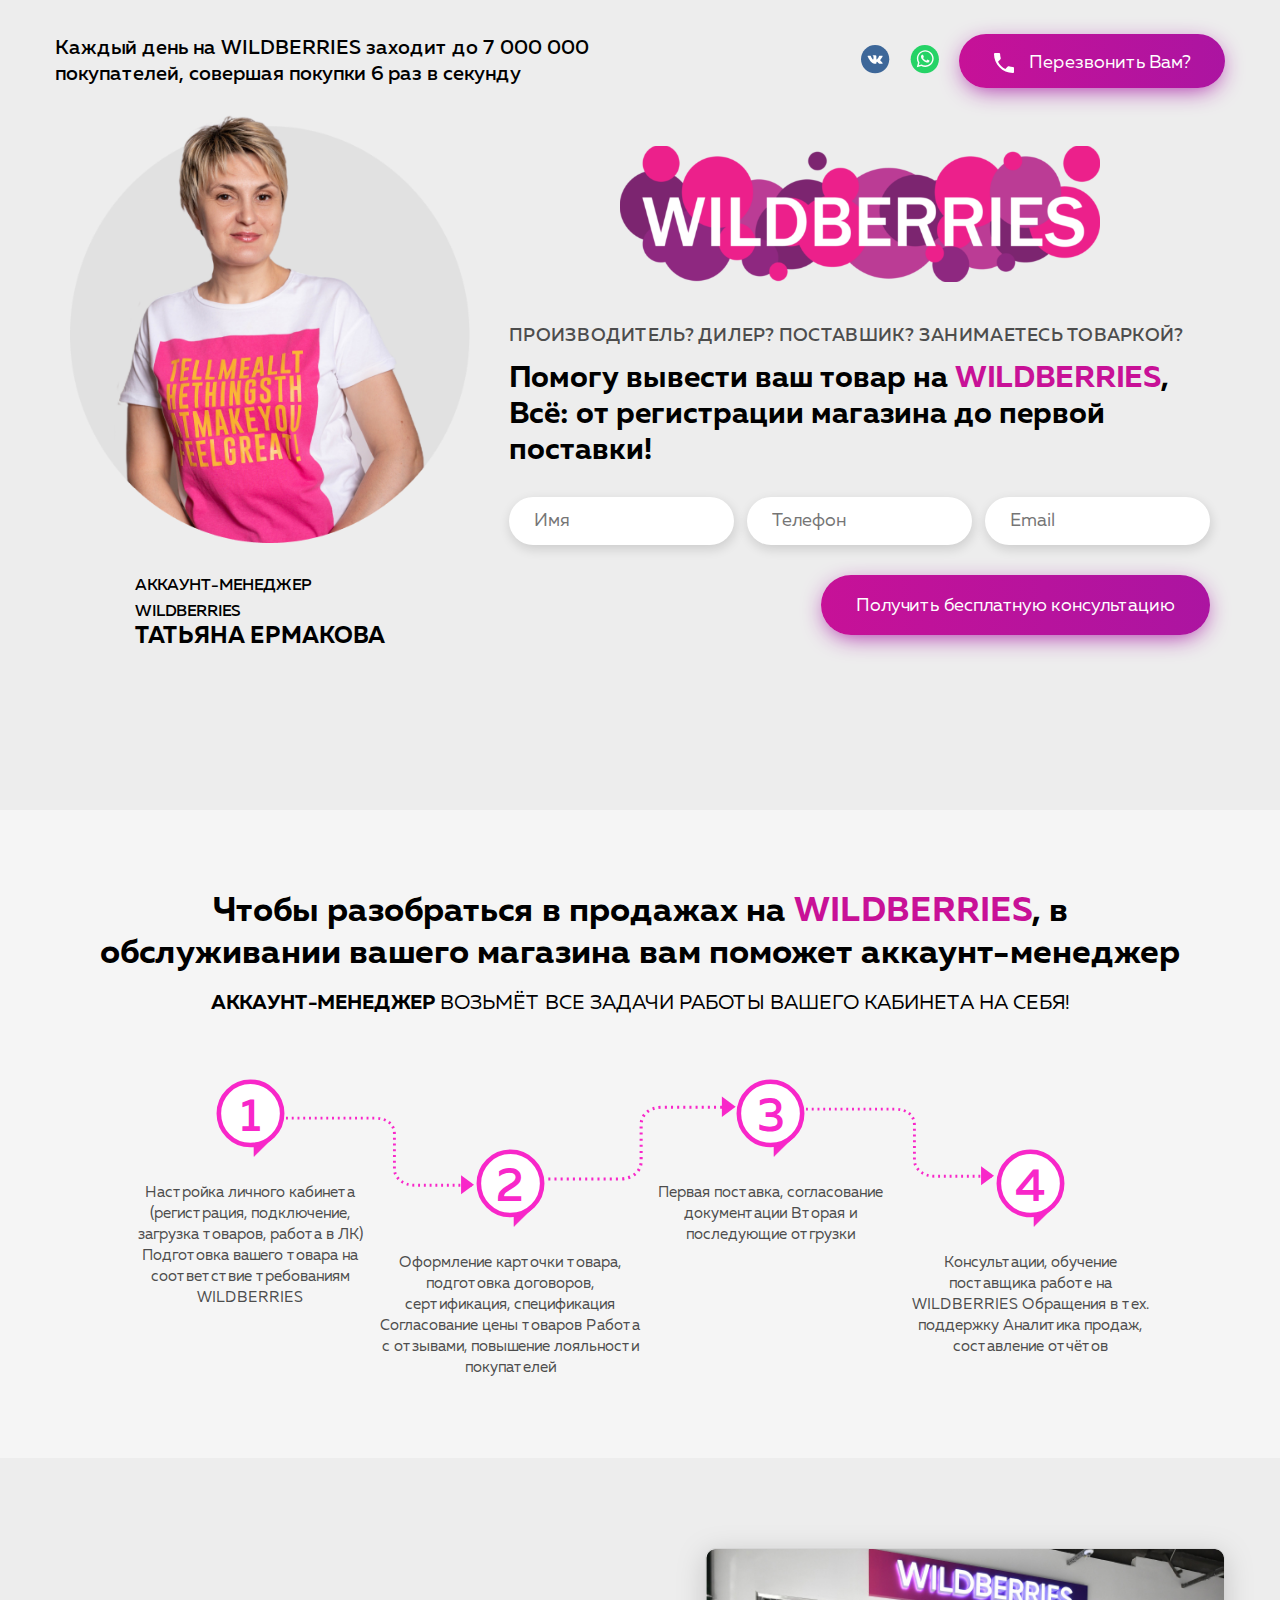
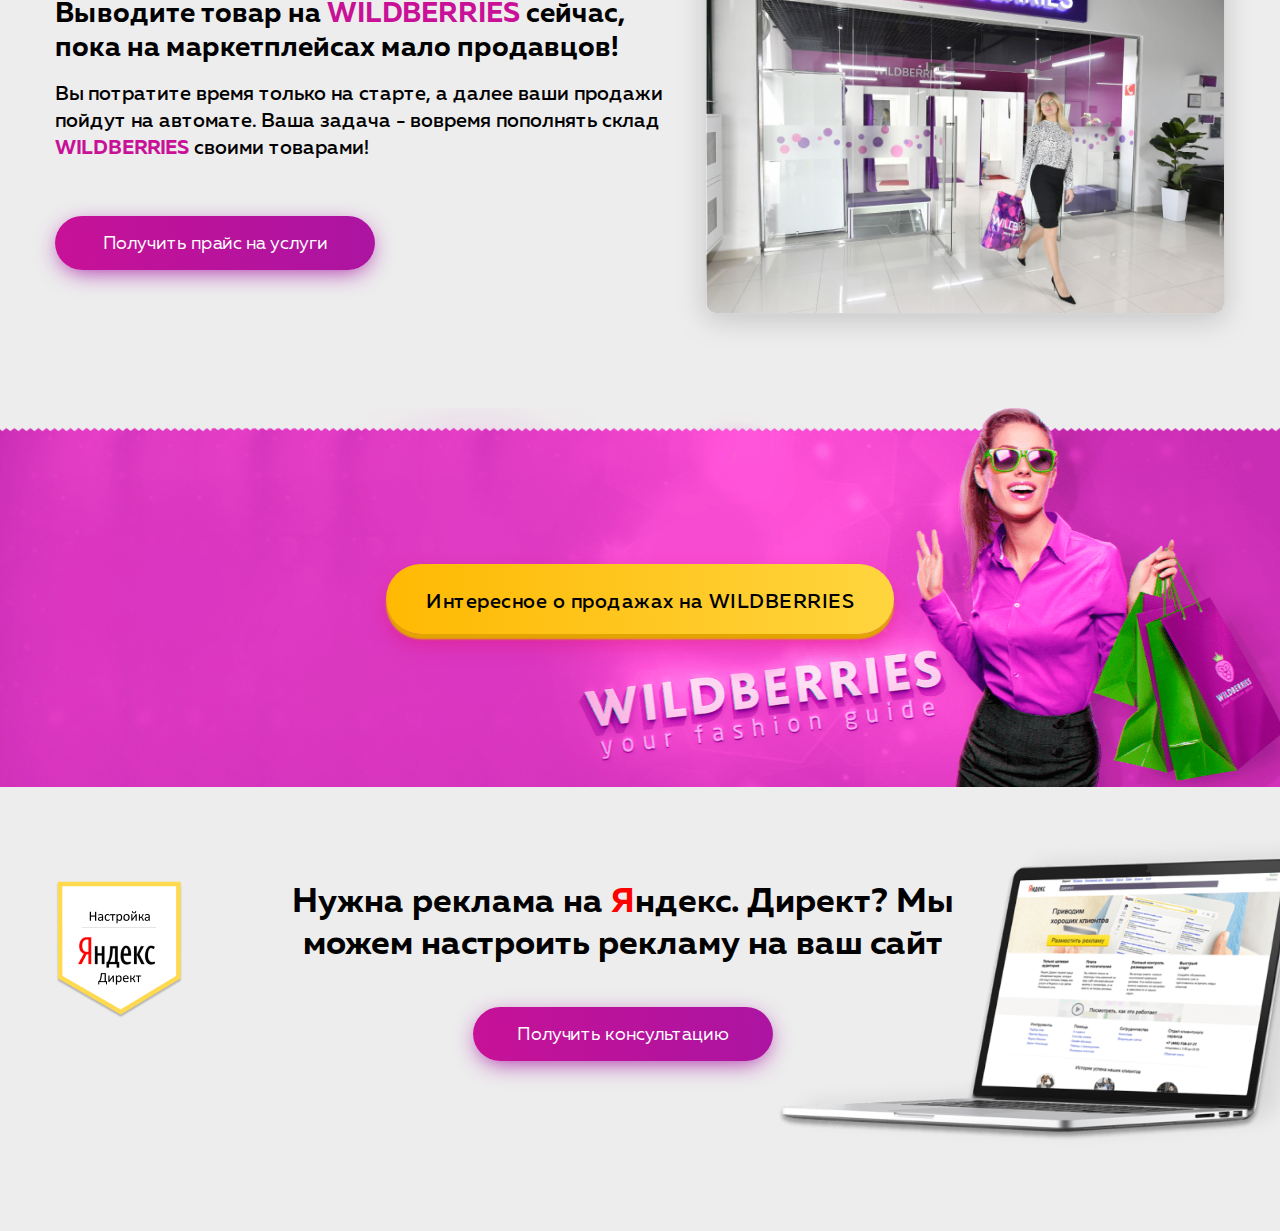
<file: index.html>
<!DOCTYPE html>
<html lang="ru">

<head>
    <meta charset="UTF-8">
    <meta name="viewport" content="width=device-width, initial-scale=1.0">
    <meta http-equiv="X-UA-Compatible" content="ie=edge">
    <title>WILDBERRIES</title>
    <link rel="stylesheet" href="fonts/stylesheet.css">
    <link rel="stylesheet" href="css/main.css">
    <!-- Yandex.Metrika counter -->
    <script type="text/javascript">
        (function (m, e, t, r, i, k, a) {
            m[i] = m[i] || function () { (m[i].a = m[i].a || []).push(arguments) };
            m[i].l = 1 * new Date(); k = e.createElement(t), a = e.getElementsByTagName(t)[0], k.async = 1, k.src = r, a.parentNode.insertBefore(k, a)
        })
            (window, document, "script", "https://mc.yandex.ru/metrika/tag.js", "ym");

        ym(71359735, "init", {
            clickmap: true,
            trackLinks: true,
            accurateTrackBounce: true,
            webvisor: true
        });
    </script>
    <noscript>
        <div><img src="https://mc.yandex.ru/watch/71359735" style="position:absolute; left:-9999px;" alt="" /></div>
    </noscript>
    <!-- /Yandex.Metrika counter -->
</head>

<body>
    <main class="main" id="main">
        <header>
            <div class="container">
                <p class="slogan">
                    Каждый день на WILDBERRIES заходит до 7 000 000 покупателей, совершая покупки 6 раз в секунду
                </p>
                <div class="contacts">
                    <div class="social">
                        <!-- <a href="#" class="social-link"><img src="img/ig.png" alt=""></a> -->
                        <a href="https://vk.com/ermakova.reklama" target="_blank" class="social-link"><img
                                src="img/vk.svg" alt="vk"></a>
                        <a href="https://api.whatsapp.com/send?phone=79537902649&text=%D0%94%D0%BE%D0%B1%D1%80%D1%8B%D0%B9%20%D0%B4%D0%B5%D0%BD%D1%8C%2C%20%D1%8F%20%D1%81%20%D1%81%D0%B0%D0%B9%D1%82%D0%B0%20ermakova-reklama.ru%2Fwb%2F"
                            target="_blank" class="social-link"><img src="img/WhatsApp.svg" alt=""></a>
                    </div>
                    <button class="btn open-modal">
                        <svg width="20" height="20" viewBox="0 0 20 20" fill="none" xmlns="http://www.w3.org/2000/svg">
                            <path
                                d="M4.02222 8.65556C5.62222 11.8 8.2 14.3667 11.3444 15.9778L13.7889 13.5333C14.0889 13.2333 14.5333 13.1333 14.9222 13.2667C16.1667 13.6778 17.5111 13.9 18.8889 13.9C19.5 13.9 20 14.4 20 15.0111V18.8889C20 19.5 19.5 20 18.8889 20C8.45556 20 0 11.5444 0 1.11111C0 0.5 0.5 0 1.11111 0H5C5.61111 0 6.11111 0.5 6.11111 1.11111C6.11111 2.5 6.33333 3.83333 6.74444 5.07778C6.86667 5.46667 6.77778 5.9 6.46667 6.21111L4.02222 8.65556Z"
                                fill="white" />
                        </svg>Перезвонить Вам?</button>
                </div>
            </div>
        </header>
        <div class="main-content container">
            <div class="main-left">
                <img src="img/hum.png" class="main-left__img" alt="hum">
                <p class="main-left__text">аккаунт-менеджер WIlDberries&nbsp;<br>
                    <b>Татьяна Ермакова</b>
                </p>
            </div>
            <div class="main-right">
                <img class="main__logo" src="img/vajldberriz.svg" alt="vajldberriz">
                <p class="main__descr">
                    Производитель? Дилер? Поставшик? Занимаетесь товаркой?
                </p>
                <h1>Помогу вывести ваш товар на <span class="marked">WILDBERRIES</span>,&nbsp; Всё: от регистрации
                    магазина до первой поставки!</h1>
                <form action="#">
                    <div class="row">
                        <input type="text" name="name" placeholder="Имя" required>
                        <input type="rel" name="phone" placeholder="Телефон" class="mask" required>
                        <input type="email" name="email" placeholder="Email">
                    </div>
                    <button id="submit" type="submit" class="btn">Получить бесплатную консультацию</button>
                </form>
            </div>
        </div>
    </main>
    <div class="block-3">
        <div class="container">
            <h2 class="title-heading">
                Чтобы разобраться в продажах на <span class="marked">WILDBERRIES</span>, в обслуживании вашего
                магазина вам поможет аккаунт-менеджер
            </h2>
            <p class="block-3__descr">
                <b>Аккаунт-менеджер</b> возьмёт все задачи работы вашего кабинета на себя!
            </p>
            <div class="block-3-wrap">
                <p>
                    Настройка личного кабинета (регистрация, подключение, загрузка товаров, работа в ЛК)
                    Подготовка вашего товара на соответствие требованиям WILDBERRIES
                </p>
                <p>
                    Оформление карточки товара, подготовка договоров, сертификация, спецификация
                    Согласование цены товаров
                    Работа с отзывами, повышение лояльности покупателей
                </p>
                <p>
                    Первая поставка, согласование документации Вторая и последующие отгрузки
                </p>
                <p>
                    Консультации, обучение поставщика работе на WILDBERRIES
                    Обращения в тех. поддержку
                    Аналитика продаж, составление отчётов
                </p>
            </div>
        </div>
    </div>
    <div class="block-4">
        <div class="container">
            <div class="block-4-title">
                <h2 class="title-heading">
                    Выводите товар на <span class="marked">WILDBERRIES</span> сейчас, пока на маркетплейсах мало
                    продавцов!
                </h2>
                <p>
                    Вы потратите время только на старте, а далее ваши продажи пойдут на автомате.
                    Ваша задача - вовремя пополнять склад <span class="marked">WILDBERRIES</span> своими товарами!
                </p>
                <a href="#main" class="btn go_to">Получить прайс на услуги</a>
            </div>
            <div class="block-4-img">
                <img src="img/Wildberries-store.jpg" alt="">
            </div>
        </div>
    </div>
    <div class="block-5">
        <a href="#main" class="btn btn-2 go_to">Интересное о продажах на WILDBERRIES</a>
        <img src="img/banner.png" alt="banner">
    </div>
    <div class="block-6">
        <div class="container">
            <img src="img/ya-logo.png" alt="ya-logo">
            <div class="block-6-title">
                <h2 class="title-heading">Нужна реклама на <span class="red">Я</span>ндекс. Директ?
                    Мы можем настроить рекламу на ваш сайт
                </h2>
                <a href="#main" class="btn go_to">Получить консультацию</a>
            </div>
            <img class="laptop" src="img/laptop.png" alt="laptop">
        </div>
    </div>

    <div class="modal" id="modal_1">
        <div class="modal-content">
            <form action="#">
                <input type="text" name="name" placeholder="Имя" required>
                <input type="rel" name="phone" placeholder="Телефон" class="mask" required>
                <button type="submit" class="btn submit">Отправить!</button>
            </form>
        </div>
    </div>

    <div class="modal" id="modal_2">
        <div class="modal-content">
            <h3>Заголовок</h3>
            <form action="#">
                <input type="text" name="name" placeholder="Имя" required>
                <input type="rel" name="phone" placeholder="Телефон" class="mask" required>
                <input type="rel" name="email" placeholder="Email" required>
                <button type="submit" class="btn submit">Отправить!</button>
            </form>
        </div>
    </div>

    <script src="js/jquery-3.3.1.min.js"></script>
    <script src="js/jquery.maskedinput.min.js"></script>
    <script src="js/main.js?-v189351328"></script>

</body>

</html>
</file>
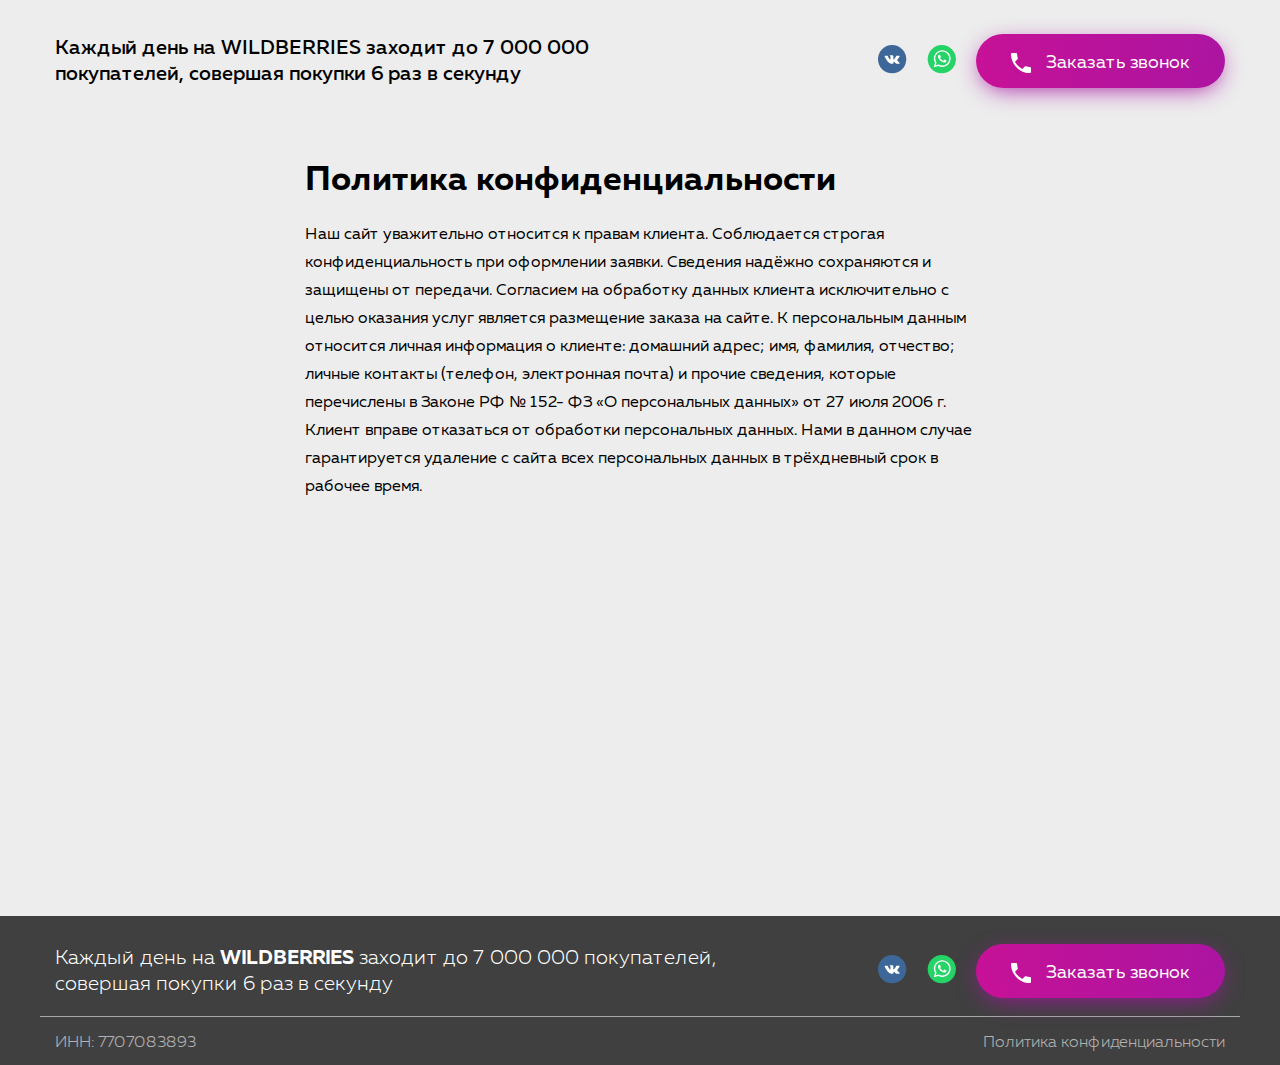
<file: policy.html>
<!DOCTYPE html>
<html lang="ru">

<head>
    <meta charset="UTF-8">
    <meta name="viewport" content="width=device-width, initial-scale=1.0">
    <meta http-equiv="X-UA-Compatible" content="ie=edge">
    <title>WILDBERRIES</title>
    <link rel="stylesheet" href="fonts/stylesheet.css">
    <link rel="stylesheet" href="css/main.css?-v62515151">
</head>

<body>
    <header>
        <div class="container">
            <p class="slogan">
                Каждый день на WILDBERRIES заходит до 7 000 000 покупателей, совершая покупки 6 раз в секунду
            </p>
            <div class="contacts">
                <div class="social">
                    <!-- <a href="#" class="social-link"><img src="img/ig.png" alt=""></a> -->
                    <a href="#" class="social-link"><img src="img/vk.svg" alt="vk"></a>
                    <a href="#" class="social-link"><img src="img/WhatsApp.svg" alt=""></a>
                </div>
                <button class="btn open-modal">
                    <svg width="20" height="20" viewBox="0 0 20 20" fill="none" xmlns="http://www.w3.org/2000/svg">
                        <path
                            d="M4.02222 8.65556C5.62222 11.8 8.2 14.3667 11.3444 15.9778L13.7889 13.5333C14.0889 13.2333 14.5333 13.1333 14.9222 13.2667C16.1667 13.6778 17.5111 13.9 18.8889 13.9C19.5 13.9 20 14.4 20 15.0111V18.8889C20 19.5 19.5 20 18.8889 20C8.45556 20 0 11.5444 0 1.11111C0 0.5 0.5 0 1.11111 0H5C5.61111 0 6.11111 0.5 6.11111 1.11111C6.11111 2.5 6.33333 3.83333 6.74444 5.07778C6.86667 5.46667 6.77778 5.9 6.46667 6.21111L4.02222 8.65556Z"
                            fill="white" />
                    </svg>

                    Заказать звонок</button>
            </div>
        </div>
    </header>
    <main class="policy" id="main">
        <div class="container">
            <h1 class="title-heading">
                Политика конфиденциальности
            </h1>
            <p>
                Наш сайт уважительно относится к правам клиента. Соблюдается строгая конфиденциальность при оформлении
                заявки. Сведения надёжно сохраняются и защищены от передачи. Согласием на обработку данных клиента
                исключительно с целью оказания услуг является размещение заказа на сайте. К персональным данным
                относится личная информация о клиенте: домашний адрес; имя, фамилия, отчество; личные контакты (телефон,
                электронная почта) и прочие сведения, которые перечислены в Законе РФ № 152- ФЗ «О персональных данных»
                от 27 июля 2006 г. Клиент вправе отказаться от обработки персональных данных. Нами в данном случае
                гарантируется удаление с сайта всех персональных данных в трёхдневный срок в рабочее время.
            </p>
        </div>
    </main>

    <footer>
        <div class="container">
            <p class="slogan">
                Каждый день на <b>WILDBERRIES</b> заходит до 7 000 000 покупателей, совершая покупки 6 раз в секунду
            </p>
            <div class="contacts">
                <div class="social">
                    <!-- <a href="" class="social-link"><img src="img/ig.png" alt=""></a> -->
                    <a href="#" class="social-link"><img src="img/vk.svg" alt="vk"></a>
                    <a href="" class="social-link"><img src="img/WhatsApp.svg" alt=""></a>
                </div>
                <button class="btn open-modal">
                    <svg width="20" height="20" viewBox="0 0 20 20" fill="none" xmlns="http://www.w3.org/2000/svg">
                        <path
                            d="M4.02222 8.65556C5.62222 11.8 8.2 14.3667 11.3444 15.9778L13.7889 13.5333C14.0889 13.2333 14.5333 13.1333 14.9222 13.2667C16.1667 13.6778 17.5111 13.9 18.8889 13.9C19.5 13.9 20 14.4 20 15.0111V18.8889C20 19.5 19.5 20 18.8889 20C8.45556 20 0 11.5444 0 1.11111C0 0.5 0.5 0 1.11111 0H5C5.61111 0 6.11111 0.5 6.11111 1.11111C6.11111 2.5 6.33333 3.83333 6.74444 5.07778C6.86667 5.46667 6.77778 5.9 6.46667 6.21111L4.02222 8.65556Z"
                            fill="white" />
                    </svg>
                    Заказать звонок</button>
            </div>
        </div>
        <div class="bottom">
            <p class="inn">ИНН: 7707083893</p>
            <a href="./policy.html" class="policy">Политика конфиденциальности</a>
        </div>
    </footer>

    <div class="modal" id="modal_1">
        <div class="modal-content">
            <form action="#">
                <input type="text" name="name" placeholder="Имя" required>
                <input type="rel" name="phone" placeholder="Телефон" class="mask" required>
                <button type="submit" class="btn submit">Отправить!</button>
            </form>
        </div>
    </div>

    <script src="js/jquery-3.3.1.min.js"></script>
    <script src="js/jquery.maskedinput.min.js"></script>
    <script src="js/main.js?-v189351328"></script>

</body>

</html>
</file>
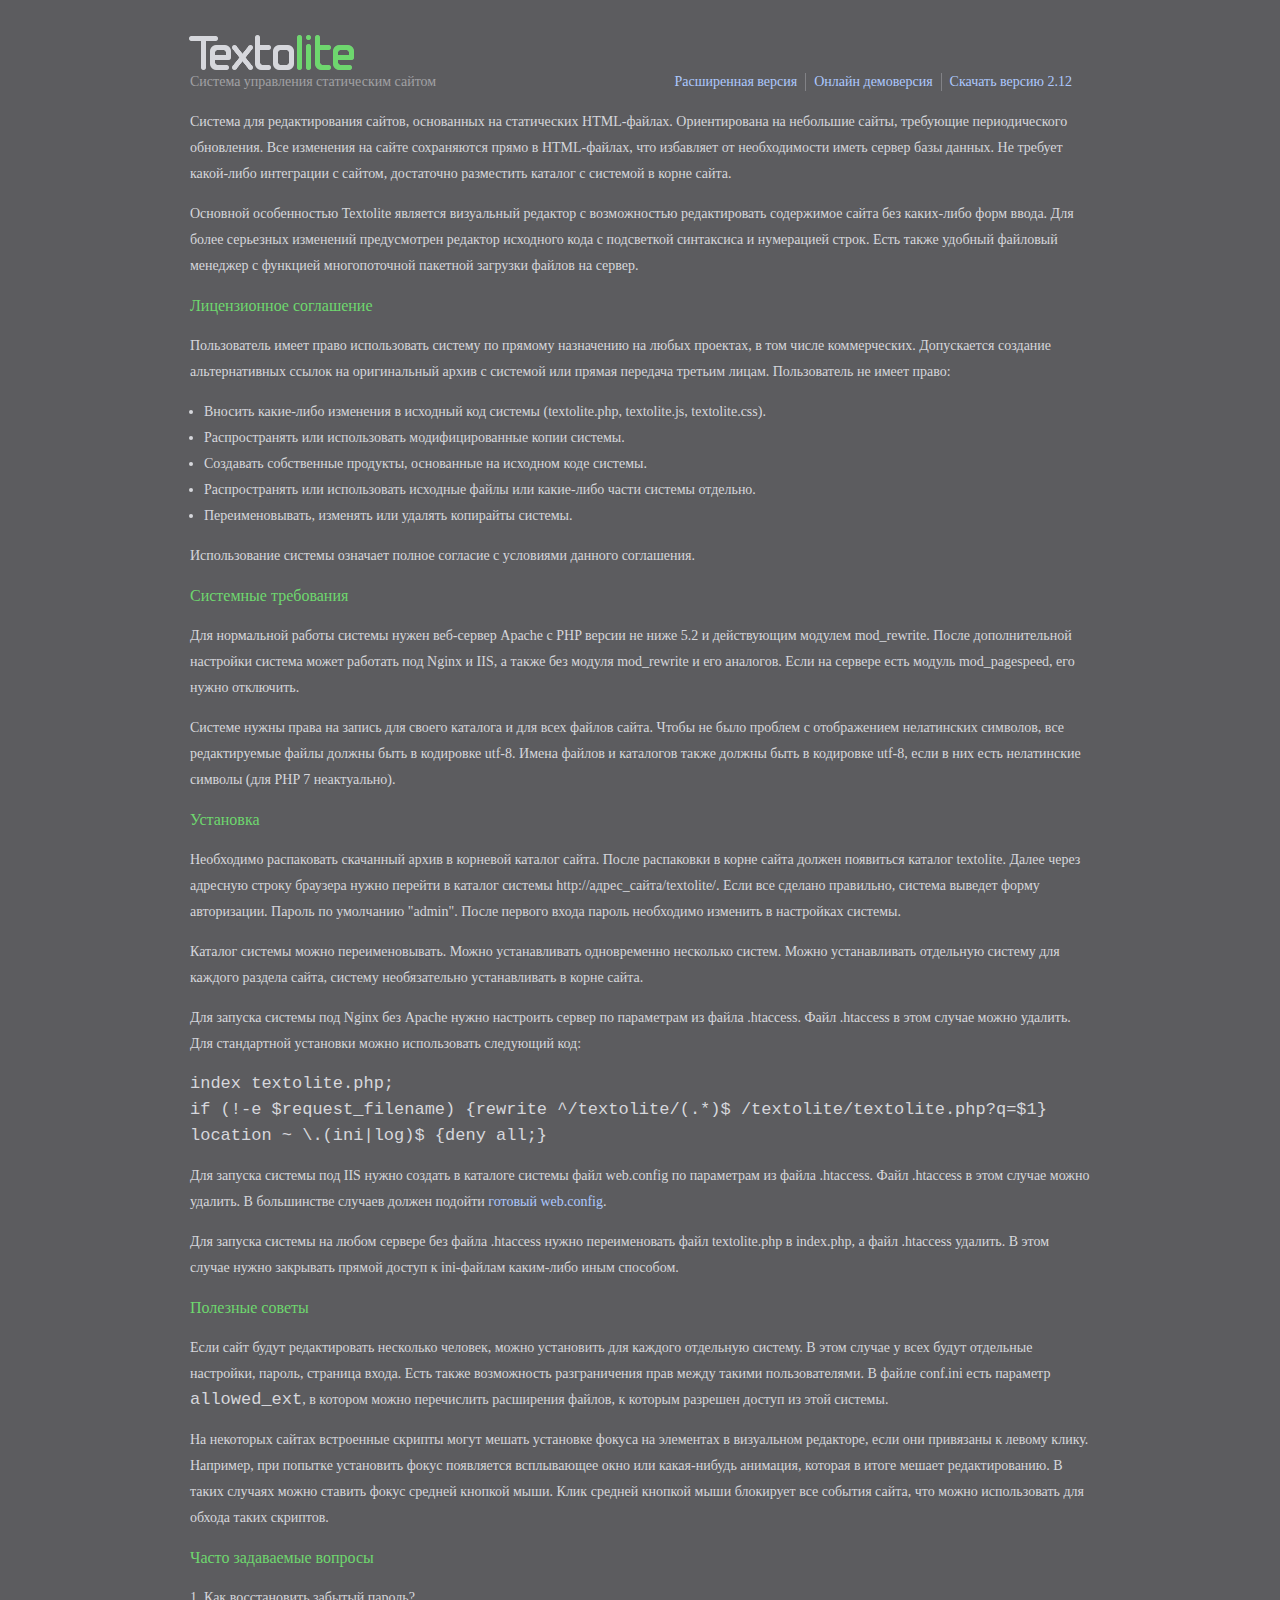
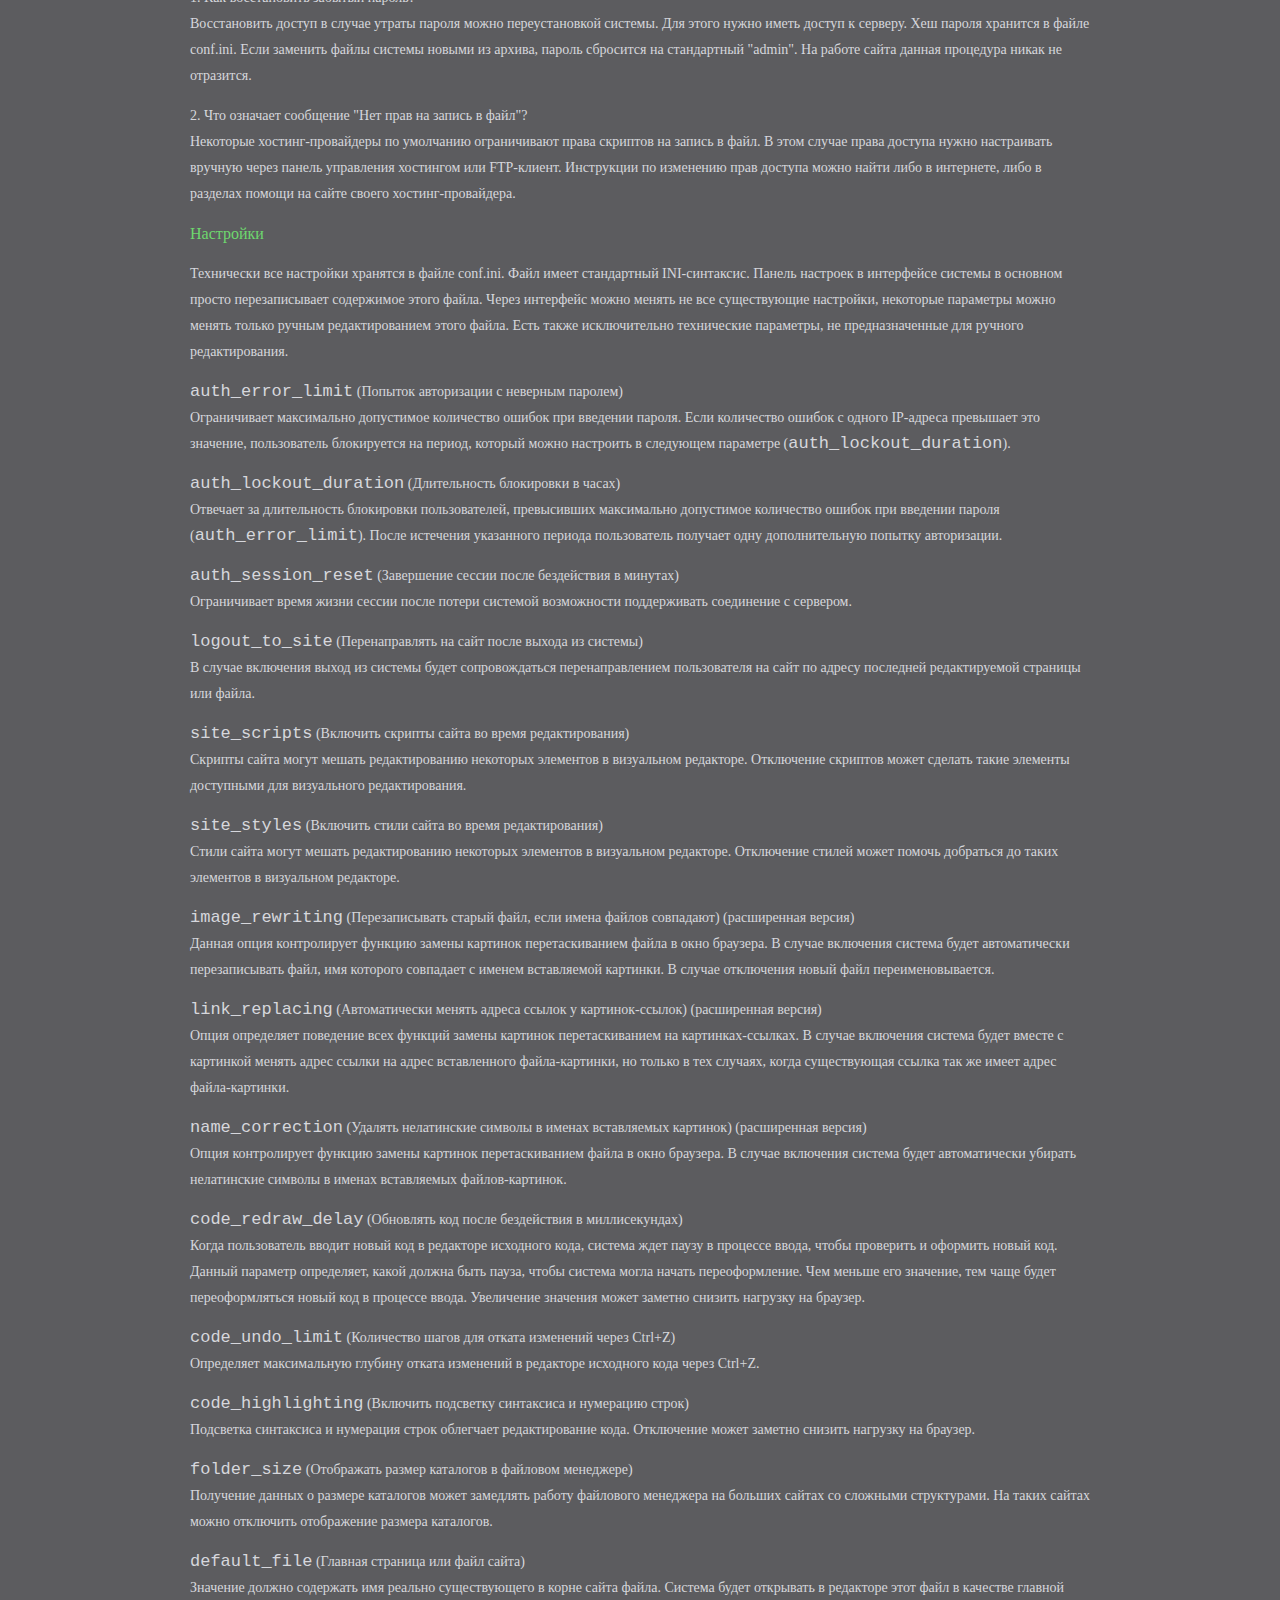
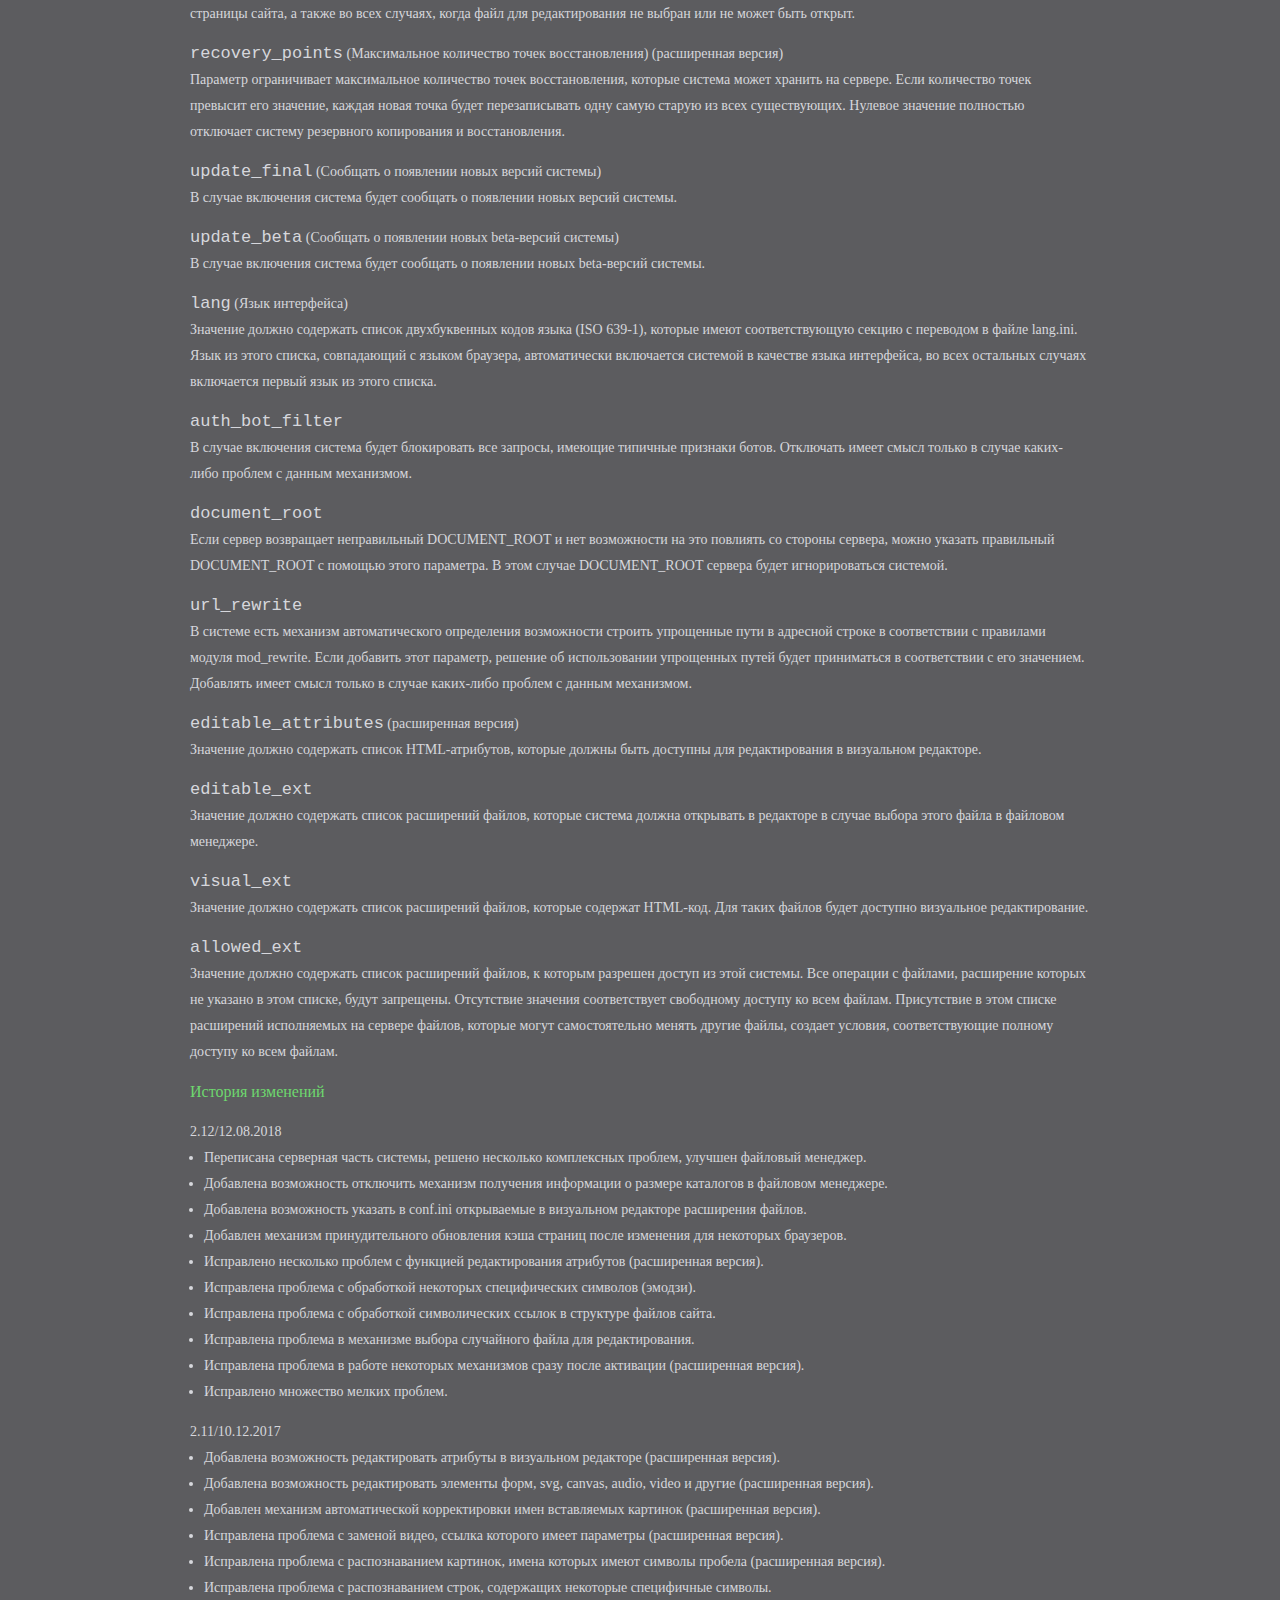
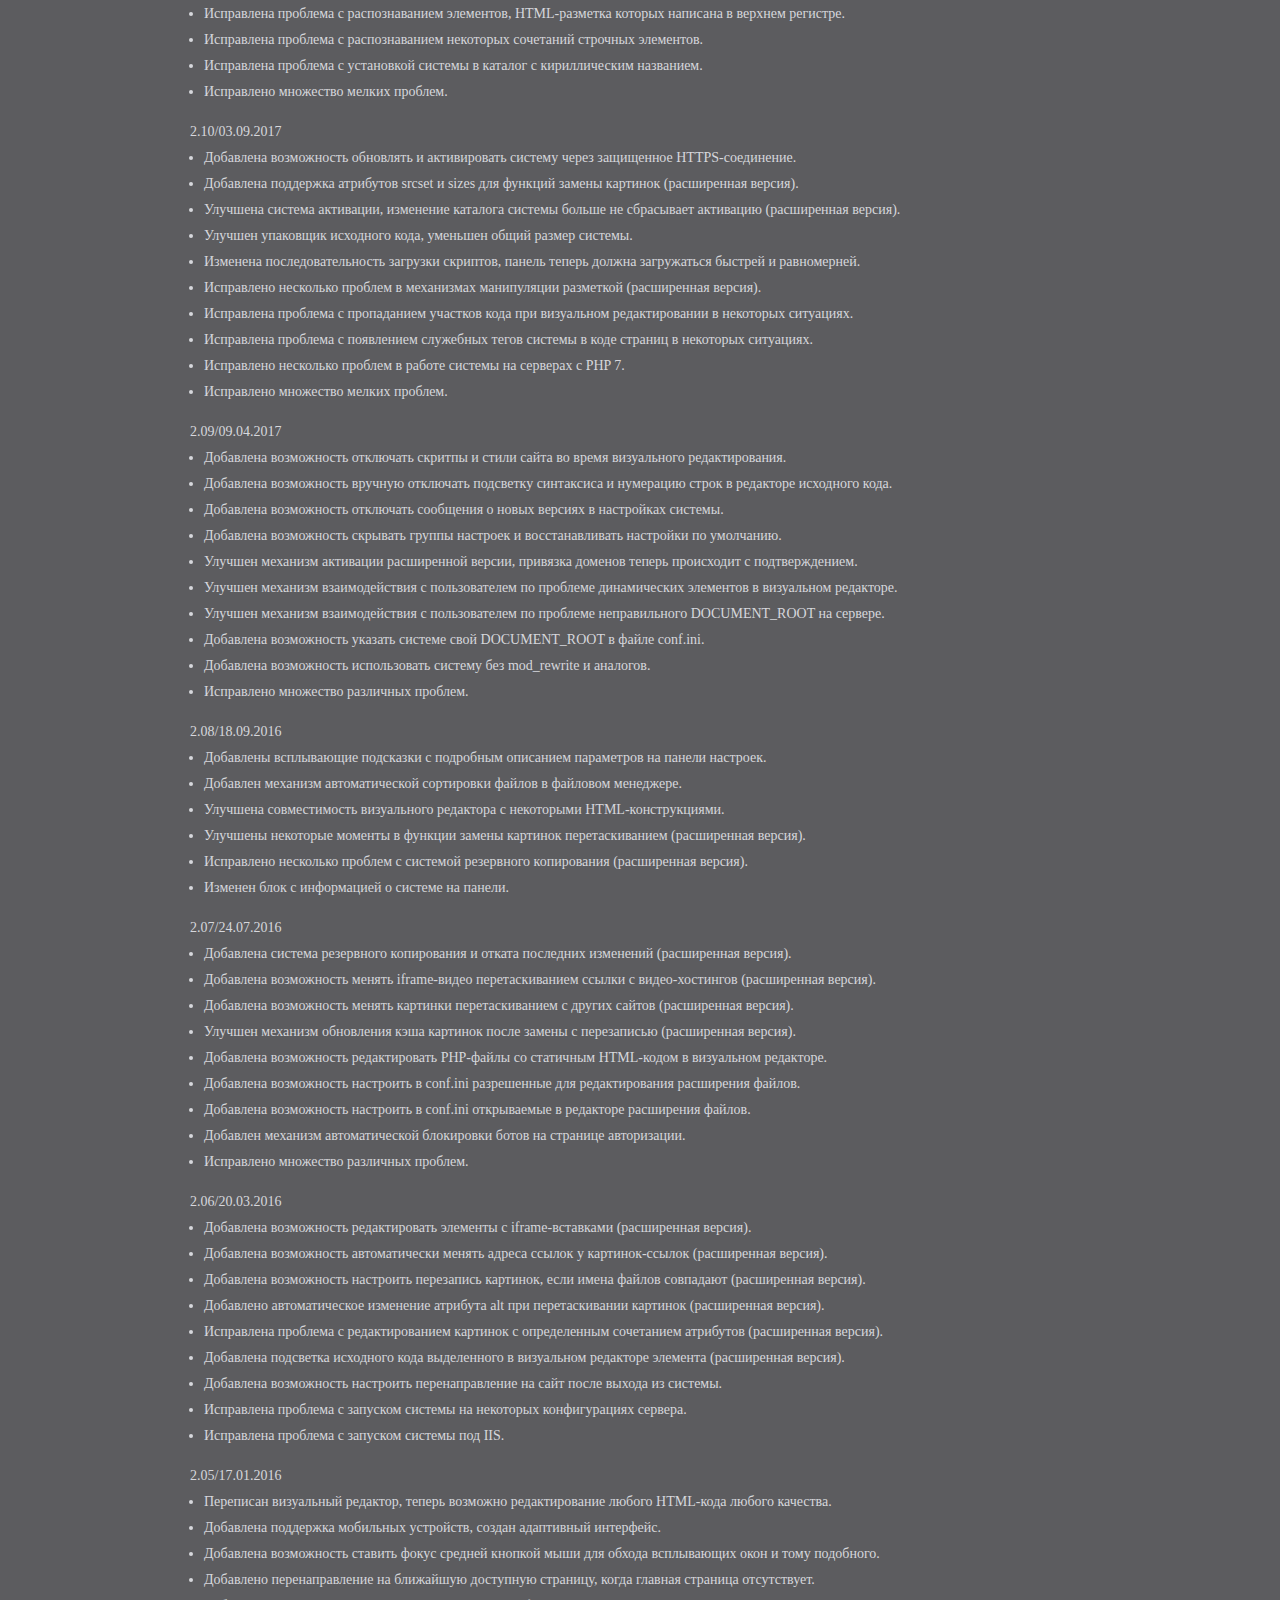
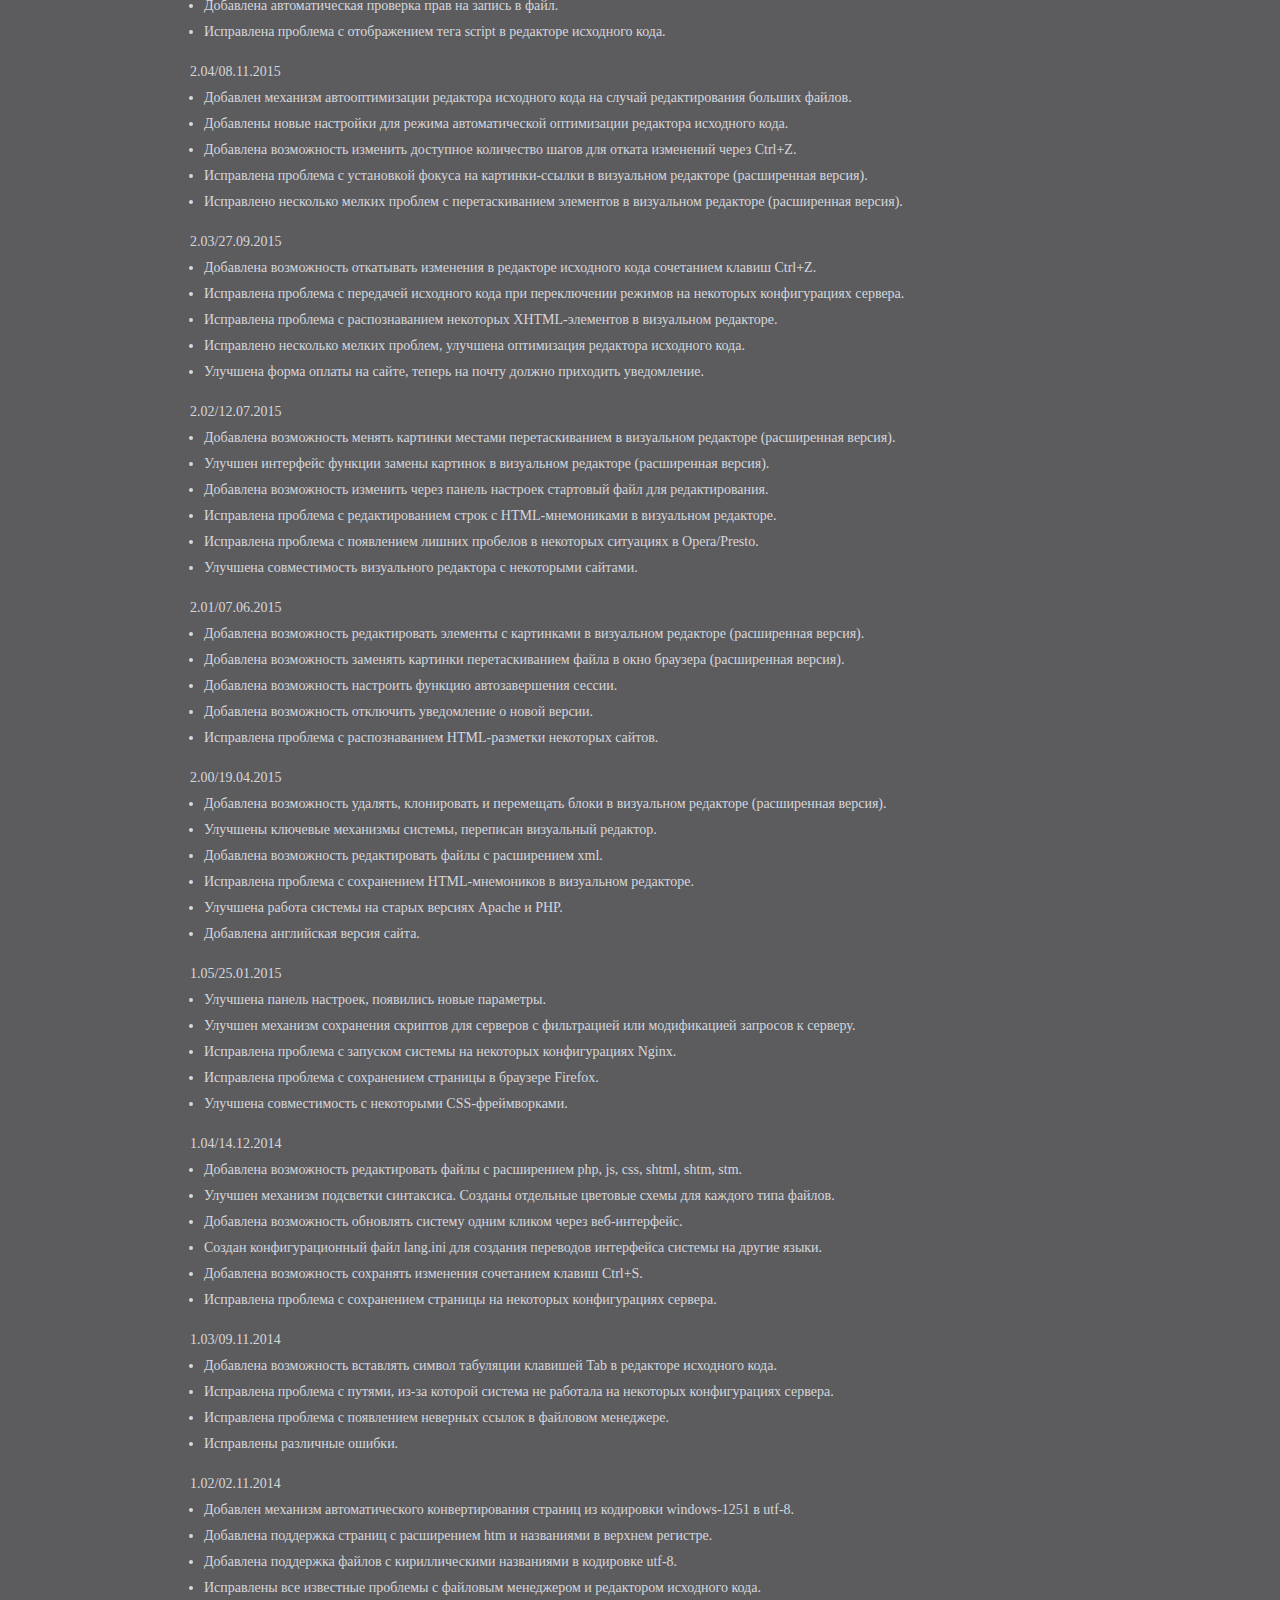
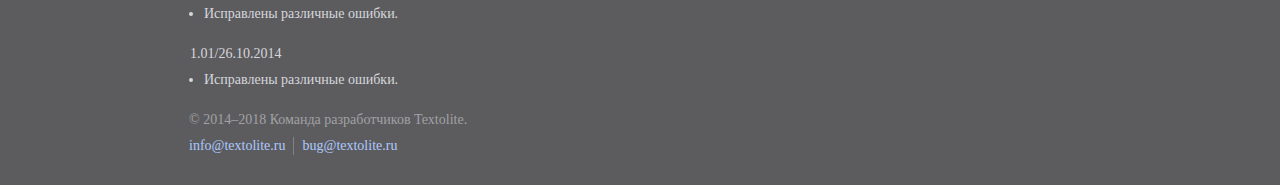
<file: readme.html>
<!doctype html><html lang="ru">
<head>

	<title>Textolite — система управления статическим сайтом</title>
	<meta charset="utf-8">
	<meta name="viewport" content="width=device-width,initial-scale=1">

	<style>

		*{margin:0; padding:0}
		ul{margin-left:14px}
		p,ul,dd,h2{margin-bottom:14px}
		a{color:#adc8fe; text-decoration:none}
		a:visited{color:#7f98cb}
		a:hover{color:#adc8fe; text-decoration:underline}
		a:active{color:#6ed76e}
		header,footer,main{display:block; clear:both}
		h1{margin:34px 0 -2px -2px; font-size:50px; font-weight:normal; letter-spacing:-3px; color:#d6d7dc}
		h2{font-size:16px; font-weight:normal; color:#6ed76e}
		html{font-size:14px; line-height:26px; font-family:Verdana; color:#d6d7dc; background-color:#5c5c5f}
		body{width:97%; min-width:320px; max-width:900px; margin:20px auto}
		footer{margin-left:-1px; color:#a1a1a4}
		header ul, footer ul{float:right; margin:4px 10px 18px 0; list-style-type:none}
		header li, footer li{float:left; padding:0 8px; border-left:1px solid #828286; line-height:18px}
		footer ul:last-child{float:none; height:28px; margin-top:-10px}
		li:first-child{padding-left:0; border:none}
		header p{float:left; color:#a1a1a4}
		code{font-size:17px; font-family:Courier New}
		@media(max-width:900px){header ul{clear:both; float:left}}

	</style>

</head>
<body>

	<header>

		<h1><img src="[data-uri]" alt="Textolite"></h1>
		<p>Система управления статическим сайтом</p>

		<ul>
		<li><a href="http://textolite.ru/extended/">Расширенная версия</a></li>
		<li><a href="http://textolite.ru/demo/textolite/">Онлайн демоверсия</a></li>
		<li><a href="http://textolite.ru/download/">Скачать версию 2.12</a></li>
		</ul>

	</header>

	<main>

		<p>Система для редактирования сайтов, основанных на статических HTML-файлах.
		Ориентирована на небольшие сайты, требующие периодического обновления.
		Все изменения на сайте сохраняются прямо в HTML-файлах, что избавляет от необходимости иметь сервер базы данных.
		Не требует какой-либо интеграции с сайтом, достаточно разместить каталог с системой в корне сайта.</p>

		<p>Основной особенностью Textolite является визуальный редактор с возможностью редактировать содержимое сайта
		без каких-либо форм ввода. Для более серьезных изменений предусмотрен редактор исходного кода
		с подсветкой синтаксиса и нумерацией строк. Есть также удобный файловый менеджер
		с функцией многопоточной пакетной загрузки файлов на сервер.</p>

		<h2>Лицензионное соглашение</h2>

		<p>Пользователь имеет право использовать систему по прямому назначению на любых проектах,
		в том числе коммерческих. Допускается создание альтернативных ссылок на оригинальный архив с системой
		или прямая передача третьим лицам. Пользователь не имеет право:</p>

		<ul>
		<li>Вносить какие-либо изменения в исходный код системы (textolite.php, textolite.js, textolite.css).</li>
		<li>Распространять или использовать модифицированные копии системы.</li>
		<li>Создавать собственные продукты, основанные на исходном коде системы.</li>
		<li>Распространять или использовать исходные файлы или какие-либо части системы отдельно.</li>
		<li>Переименовывать, изменять или удалять копирайты системы.</li>
		</ul>

		<p>Использование системы означает полное согласие с условиями данного соглашения.</p>

		<h2>Системные требования</h2>

		<p>Для нормальной работы системы нужен веб-сервер Apache с PHP версии не ниже 5.2 и действующим модулем mod_rewrite.
		После дополнительной настройки система может работать под Nginx и IIS,
		а также без модуля mod_rewrite и его аналогов. Если на сервере есть модуль mod_pagespeed, его нужно отключить.</p>

		<p>Системе нужны права на запись для своего каталога и для всех файлов сайта.
		Чтобы не было проблем с отображением нелатинских символов, все редактируемые файлы должны быть в кодировке utf-8.
		Имена файлов и каталогов также должны быть в кодировке utf-8, если в них есть нелатинские символы (для PHP 7 неактуально).</p>

		<h2>Установка</h2>

		<p>Необходимо распаковать скачанный архив в корневой каталог сайта.
		После распаковки в корне сайта должен появиться каталог textolite.
		Далее через адресную строку браузера нужно перейти в каталог системы http://адрес_сайта/textolite/.
		Если все сделано правильно, система выведет форму авторизации. Пароль по умолчанию "admin".
		После первого входа пароль необходимо изменить в настройках системы.</p>

		<p>Каталог системы можно переименовывать. Можно устанавливать одновременно несколько систем.
		Можно устанавливать отдельную систему для каждого раздела сайта, систему необязательно устанавливать в корне сайта.</p>

		<p>Для запуска системы под Nginx без Apache нужно настроить сервер по параметрам из файла .htaccess.
		Файл .htaccess в этом случае можно удалить. Для стандартной установки можно использовать следующий код:</p>

		<p><code>index textolite.php;<br>if (!-e $request_filename) {rewrite ^/textolite/(.*)$
		/textolite/textolite.php?q=$1}<br>location ~ \.(ini|log)$ {deny all;}</code></p>

		<p>Для запуска системы под IIS нужно создать в каталоге системы файл web.config по параметрам из файла .htaccess.
		Файл .htaccess в этом случае можно удалить. В большинстве случаев должен подойти
		<a href="http://textolite.ru/download/web.config">готовый web.config</a>.</p>

		<p>Для запуска системы на любом сервере без файла .htaccess нужно переименовать файл textolite.php в index.php,
		а файл .htaccess удалить. В этом случае нужно закрывать прямой доступ к ini-файлам каким-либо иным способом.</p>

		<h2>Полезные советы</h2>

		<p>Если сайт будут редактировать несколько человек, можно установить для каждого отдельную систему.
		В этом случае у всех будут отдельные настройки, пароль, страница входа.
		Есть также возможность разграничения прав между такими пользователями. В файле conf.ini есть параметр <code>allowed_ext</code>,
		в котором можно перечислить расширения файлов, к которым разрешен доступ из этой системы.</p>

		<p>На некоторых сайтах встроенные скрипты могут мешать установке фокуса на элементах в визуальном редакторе,
		если они привязаны к левому клику. Например, при попытке установить фокус появляется всплывающее окно
		или какая-нибудь анимация, которая в итоге мешает редактированию. В таких случаях можно ставить фокус средней кнопкой мыши.
		Клик средней кнопкой мыши блокирует все события сайта, что можно использовать для обхода таких скриптов.</p>

		<h2>Часто задаваемые вопросы</h2>

		<dl>
		<dt>1. Как восстановить забытый пароль?</dt>
		<dd>Восстановить доступ в случае утраты пароля можно переустановкой системы. Для этого нужно иметь доступ к серверу.
		Хеш пароля хранится в файле conf.ini. Если заменить файлы системы новыми из архива, пароль сбросится на стандартный "admin".
		На работе сайта данная процедура никак не отразится.<dd>

		<dt>2. Что означает сообщение "Нет прав на запись в файл"?</dt>
		<dd>Некоторые хостинг-провайдеры по умолчанию ограничивают права скриптов на запись в файл.
		В этом случае права доступа нужно настраивать вручную через панель управления хостингом или FTP-клиент.
		Инструкции по изменению прав доступа можно найти либо в интернете, либо в разделах помощи на сайте своего хостинг-провайдера.<dd>
		</dl>

		<h2>Настройки</h2>

		<p>Технически все настройки хранятся в файле conf.ini. Файл имеет стандартный INI-синтаксис.
		Панель настроек в интерфейсе системы в основном просто перезаписывает содержимое этого файла.
		Через интерфейс можно менять не все существующие настройки, некоторые параметры можно менять только ручным редактированием этого файла.
		Есть также исключительно технические параметры, не предназначенные для ручного редактирования.</p>

		<dl>
		<dt><code>auth_error_limit</code> (Попыток авторизации с неверным паролем)</dt>
		<dd>Ограничивает максимально допустимое количество ошибок при введении пароля.
		Если количество ошибок с одного IP-адреса превышает это значение,
		пользователь блокируется на период, который можно настроить в следующем параметре (<code>auth_lockout_duration</code>).</dd>

		<dt><code>auth_lockout_duration</code> (Длительность блокировки в часах)</dt>
		<dd>Отвечает за длительность блокировки пользователей,
		превысивших максимально допустимое количество ошибок при введении пароля (<code>auth_error_limit</code>).
		После истечения указанного периода пользователь получает одну дополнительную попытку авторизации.</dd>

		<dt><code>auth_session_reset</code> (Завершение сессии после бездействия в минутах)</dt>
		<dd>Ограничивает время жизни сессии после потери системой возможности поддерживать соединение с сервером.</dd>

		<dt><code>logout_to_site</code> (Перенаправлять на сайт после выхода из системы)</dt>
		<dd>В случае включения выход из системы будет сопровождаться перенаправлением пользователя
		на сайт по адресу последней редактируемой страницы или файла.</dd>

		<dt><code>site_scripts</code> (Включить скрипты сайта во время редактирования)</dt>
		<dd>Скрипты сайта могут мешать редактированию некоторых элементов в визуальном редакторе.
		Отключение скриптов может сделать такие элементы доступными для визуального редактирования.</dd>

		<dt><code>site_styles</code> (Включить стили сайта во время редактирования)</dt>
		<dd>Стили сайта могут мешать редактированию некоторых элементов в визуальном редакторе.
		Отключение стилей может помочь добраться до таких элементов в визуальном редакторе.</dd>

		<dt><code>image_rewriting</code> (Перезаписывать старый файл, если имена файлов совпадают) (расширенная версия)</dt>
		<dd>Данная опция контролирует функцию замены картинок перетаскиванием файла в окно браузера.
		В случае включения система будет автоматически перезаписывать файл,
		имя которого совпадает с именем вставляемой картинки. В случае отключения новый файл переименовывается.</dd>

		<dt><code>link_replacing</code> (Автоматически менять адреса ссылок у картинок-ссылок) (расширенная версия)</dt>
		<dd>Опция определяет поведение всех функций замены картинок перетаскиванием на картинках-ссылках.
		В случае включения система будет вместе с картинкой менять адрес ссылки на адрес вставленного файла-картинки,
		но только в тех случаях, когда существующая ссылка так же имеет адрес файла-картинки.</dd>

		<dt><code>name_correction</code> (Удалять нелатинские символы в именах вставляемых картинок) (расширенная версия)</dt>
		<dd>Опция контролирует функцию замены картинок перетаскиванием файла в окно браузера.
		В случае включения система будет автоматически убирать нелатинские символы в именах вставляемых файлов-картинок.</dd>

		<dt><code>code_redraw_delay</code> (Обновлять код после бездействия в миллисекундах)</dt>
		<dd>Когда пользователь вводит новый код в редакторе исходного кода, система ждет паузу в процессе ввода,
		чтобы проверить и оформить новый код. Данный параметр определяет, какой должна быть пауза,
		чтобы система могла начать переоформление. Чем меньше его значение, тем чаще будет переоформляться новый код в процессе ввода.
		Увеличение значения может заметно снизить нагрузку на браузер.</dd>

		<dt><code>code_undo_limit</code> (Количество шагов для отката изменений через Ctrl+Z)</dt>
		<dd>Определяет максимальную глубину отката изменений в редакторе исходного кода через Ctrl+Z.</dd>

		<dt><code>code_highlighting</code> (Включить подсветку синтаксиса и нумерацию строк)</dt>
		<dd>Подсветка синтаксиса и нумерация строк облегчает редактирование кода.
		Отключение может заметно снизить нагрузку на браузер.</dd>

		<dt><code>folder_size</code> (Отображать размер каталогов в файловом менеджере)</dt>
		<dd>Получение данных о размере каталогов может замедлять работу файлового менеджера на больших сайтах со сложными структурами.
		На таких сайтах можно отключить отображение размера каталогов.</dd>

		<dt><code>default_file</code> (Главная страница или файл сайта)</dt>
		<dd>Значение должно содержать имя реально существующего в корне сайта файла.
		Система будет открывать в редакторе этот файл в качестве главной страницы сайта,
		а также во всех случаях, когда файл для редактирования не выбран или не может быть открыт.</dd>

		<dt><code>recovery_points</code> (Максимальное количество точек восстановления) (расширенная версия)</dt>
		<dd>Параметр ограничивает максимальное количество точек восстановления, которые система может хранить на сервере.
		Если количество точек превысит его значение, каждая новая точка будет перезаписывать одну самую старую из всех существующих.
		Нулевое значение полностью отключает систему резервного копирования и восстановления.</dd>

		<dt><code>update_final</code> (Сообщать о появлении новых версий системы)</dt>
		<dd>В случае включения система будет сообщать о появлении новых версий системы.</dd>

		<dt><code>update_beta</code> (Сообщать о появлении новых beta-версий системы)</dt>
		<dd>В случае включения система будет сообщать о появлении новых beta-версий системы.</dd>

		<dt><code>lang</code> (Язык интерфейса)</dt>
		<dd>Значение должно содержать список двухбуквенных кодов языка (ISO 639-1),
		которые имеют соответствующую секцию с переводом в файле lang.ini.
		Язык из этого списка, совпадающий с языком браузера, автоматически включается системой в качестве языка интерфейса,
		во всех остальных случаях включается первый язык из этого списка.</dd>

		<dt><code>auth_bot_filter</code></dt>
		<dd>В случае включения система будет блокировать все запросы, имеющие типичные признаки ботов.
		Отключать имеет смысл только в случае каких-либо проблем с данным механизмом.</dd>

		<dt><code>document_root</code></dt>
		<dd>Если сервер возвращает неправильный DOCUMENT_ROOT и нет возможности на это повлиять со стороны сервера,
		можно указать правильный DOCUMENT_ROOT с помощью этого параметра.
		В этом случае DOCUMENT_ROOT сервера будет игнорироваться системой.</dd>

		<dt><code>url_rewrite</code></dt>
		<dd>В системе есть механизм автоматического определения возможности строить упрощенные пути в адресной строке
		в соответствии с правилами модуля mod_rewrite. Если добавить этот параметр,
		решение об использовании упрощенных путей будет приниматься в соответствии с его значением.
		Добавлять имеет смысл только в случае каких-либо проблем с данным механизмом.</dd>

		<dt><code>editable_attributes</code> (расширенная версия)</dt>
		<dd>Значение должно содержать список HTML-атрибутов, которые должны быть доступны для редактирования в визуальном редакторе.</dd>

		<dt><code>editable_ext</code></dt>
		<dd>Значение должно содержать список расширений файлов, которые система должна открывать в редакторе
		в случае выбора этого файла в файловом менеджере.</dd>

		<dt><code>visual_ext</code></dt>
		<dd>Значение должно содержать список расширений файлов, которые содержат HTML-код.
		Для таких файлов будет доступно визуальное редактирование.</dd>

		<dt><code>allowed_ext</code></dt>
		<dd>Значение должно содержать список расширений файлов, к которым разрешен доступ из этой системы.
		Все операции с файлами, расширение которых не указано в этом списке, будут запрещены.
		Отсутствие значения соответствует свободному доступу ко всем файлам.
		Присутствие в этом списке расширений исполняемых на сервере файлов,
		которые могут самостоятельно менять другие файлы, создает условия,
		соответствующие полному доступу ко всем файлам.</dd>
		</dl>

		<h2>История изменений</h2>

		<dl>
		<dt>2.12/12.08.2018</dt>
		<dd>

			<ul>
			<li>Переписана серверная часть системы, решено несколько комплексных проблем, улучшен файловый менеджер.</li>
			<li>Добавлена возможность отключить механизм получения информации о размере каталогов в файловом менеджере.</li>
			<li>Добавлена возможность указать в conf.ini открываемые в визуальном редакторе расширения файлов.</li>
			<li>Добавлен механизм принудительного обновления кэша страниц после изменения для некоторых браузеров.</li>
			<li>Исправлено несколько проблем с функцией редактирования атрибутов (расширенная версия).</li>
			<li>Исправлена проблема с обработкой некоторых специфических символов (эмодзи).</li>
			<li>Исправлена проблема с обработкой символических ссылок в структуре файлов сайта.</li>
			<li>Исправлена проблема в механизме выбора случайного файла для редактирования.</li>
			<li>Исправлена проблема в работе некоторых механизмов сразу после активации (расширенная версия).</li>
			<li>Исправлено множество мелких проблем.</li>
			</ul>

		</dd>
		<dt>2.11/10.12.2017</dt>
		<dd>

			<ul>
			<li>Добавлена возможность редактировать атрибуты в визуальном редакторе (расширенная версия).</li>
			<li>Добавлена возможность редактировать элементы форм, svg, canvas, audio, video и другие (расширенная версия).</li>
			<li>Добавлен механизм автоматической корректировки имен вставляемых картинок (расширенная версия).</li>
			<li>Исправлена проблема с заменой видео, ссылка которого имеет параметры (расширенная версия).</li>
			<li>Исправлена проблема с распознаванием картинок, имена которых имеют символы пробела (расширенная версия).</li>
			<li>Исправлена проблема с распознаванием строк, содержащих некоторые специфичные символы.</li>
			<li>Исправлена проблема с распознаванием элементов, HTML-разметка которых написана в верхнем регистре.</li>
			<li>Исправлена проблема с распознаванием некоторых сочетаний строчных элементов.</li>
			<li>Исправлена проблема с установкой системы в каталог с кириллическим названием.</li>
			<li>Исправлено множество мелких проблем.</li>
			</ul>

		</dd>
		<dt>2.10/03.09.2017</dt>
		<dd>

			<ul>
			<li>Добавлена возможность обновлять и активировать систему через защищенное HTTPS-соединение.</li>
			<li>Добавлена поддержка атрибутов srcset и sizes для функций замены картинок (расширенная версия).</li>
			<li>Улучшена система активации, изменение каталога системы больше не сбрасывает активацию (расширенная версия).</li>
			<li>Улучшен упаковщик исходного кода, уменьшен общий размер системы.</li>
			<li>Изменена последовательность загрузки скриптов, панель теперь должна загружаться быстрей и равномерней.</li>
			<li>Исправлено несколько проблем в механизмах манипуляции разметкой (расширенная версия).</li>
			<li>Исправлена проблема с пропаданием участков кода при визуальном редактировании в некоторых ситуациях.</li>
			<li>Исправлена проблема с появлением служебных тегов системы в коде страниц в некоторых ситуациях.</li>
			<li>Исправлено несколько проблем в работе системы на серверах с PHP 7.</li>
			<li>Исправлено множество мелких проблем.</li>
			</ul>

		</dd>
		<dt>2.09/09.04.2017</dt>
		<dd>

			<ul>
			<li>Добавлена возможность отключать скритпы и стили сайта во время визуального редактирования.</li>
			<li>Добавлена возможность вручную отключать подсветку синтаксиса и нумерацию строк в редакторе исходного кода.</li>
			<li>Добавлена возможность отключать сообщения о новых версиях в настройках системы.</li>
			<li>Добавлена возможность скрывать группы настроек и восстанавливать настройки по умолчанию.</li>
			<li>Улучшен механизм активации расширенной версии, привязка доменов теперь происходит с подтверждением.</li>
			<li>Улучшен механизм взаимодействия с пользователем по проблеме динамических элементов в визуальном редакторе.</li>
			<li>Улучшен механизм взаимодействия с пользователем по проблеме неправильного DOCUMENT_ROOT на сервере.</li>
			<li>Добавлена возможность указать системе свой DOCUMENT_ROOT в файле conf.ini.</li>
			<li>Добавлена возможность использовать систему без mod_rewrite и аналогов.</li>
			<li>Исправлено множество различных проблем.</li>
			</ul>

		</dd>
		<dt>2.08/18.09.2016</dt>
		<dd>

			<ul>
			<li>Добавлены всплывающие подсказки с подробным описанием параметров на панели настроек.</li>
			<li>Добавлен механизм автоматической сортировки файлов в файловом менеджере.</li>
			<li>Улучшена совместимость визуального редактора с некоторыми HTML-конструкциями.</li>
			<li>Улучшены некоторые моменты в функции замены картинок перетаскиванием (расширенная версия).</li>
			<li>Исправлено несколько проблем с системой резервного копирования (расширенная версия).</li>
			<li>Изменен блок с информацией о системе на панели.</li>
			</ul>

		</dd>
		<dt>2.07/24.07.2016</dt>
		<dd>

			<ul>
			<li>Добавлена система резервного копирования и отката последних изменений (расширенная версия).</li>
			<li>Добавлена возможность менять iframe-видео перетаскиванием ссылки с видео-хостингов (расширенная версия).</li>
			<li>Добавлена возможность менять картинки перетаскиванием с других сайтов (расширенная версия).</li>
			<li>Улучшен механизм обновления кэша картинок после замены с перезаписью (расширенная версия).</li>
			<li>Добавлена возможность редактировать PHP-файлы со статичным HTML-кодом в визуальном редакторе.</li>
			<li>Добавлена возможность настроить в conf.ini разрешенные для редактирования расширения файлов.</li>
			<li>Добавлена возможность настроить в conf.ini открываемые в редакторе расширения файлов.</li>
			<li>Добавлен механизм автоматической блокировки ботов на странице авторизации.</li>
			<li>Исправлено множество различных проблем.</li>
			</ul>

		</dd>
		<dt>2.06/20.03.2016</dt>
		<dd>

			<ul>
			<li>Добавлена возможность редактировать элементы c iframe-вставками (расширенная версия).</li>
			<li>Добавлена возможность автоматически менять адреса ссылок у картинок-ссылок (расширенная версия).</li>
			<li>Добавлена возможность настроить перезапись картинок, если имена файлов совпадают (расширенная версия).</li>
			<li>Добавлено автоматическое изменение атрибута alt при перетаскивании картинок (расширенная версия).</li>
			<li>Исправлена проблема с редактированием картинок с определенным сочетанием атрибутов (расширенная версия).</li>
			<li>Добавлена подсветка исходного кода выделенного в визуальном редакторе элемента (расширенная версия).</li>
			<li>Добавлена возможность настроить перенаправление на сайт после выхода из системы.</li>
			<li>Исправлена проблема с запуском системы на некоторых конфигурациях сервера.</li>
			<li>Исправлена проблема с запуском системы под IIS.</li>
			</ul>

		</dd>
		<dt>2.05/17.01.2016</dt>
		<dd>

			<ul>
			<li>Переписан визуальный редактор, теперь возможно редактирование любого HTML-кода любого качества.</li>
			<li>Добавлена поддержка мобильных устройств, создан адаптивный интерфейс.</li>
			<li>Добавлена возможность ставить фокус средней кнопкой мыши для обхода всплывающих окон и тому подобного.</li>
			<li>Добавлено перенаправление на ближайшую доступную страницу, когда главная страница отсутствует.</li>
			<li>Добавлена автоматическая проверка прав на запись в файл.</li>
			<li>Исправлена проблема с отображением тега script в редакторе исходного кода.</li>
			</ul>

		</dd>
		<dt>2.04/08.11.2015</dt>
		<dd>

			<ul>
			<li>Добавлен механизм автооптимизации редактора исходного кода на случай редактирования больших файлов.</li>
			<li>Добавлены новые настройки для режима автоматической оптимизации редактора исходного кода.</li>
			<li>Добавлена возможность изменить доступное количество шагов для отката изменений через Ctrl+Z.</li>
			<li>Исправлена проблема с установкой фокуса на картинки-ссылки в визуальном редакторе (расширенная версия).</li>
			<li>Исправлено несколько мелких проблем с перетаскиванием элементов в визуальном редакторе (расширенная версия).</li>
			</ul>

		</dd>
		<dt>2.03/27.09.2015</dt>
		<dd>

			<ul>
			<li>Добавлена возможность откатывать изменения в редакторе исходного кода сочетанием клавиш Ctrl+Z.</li>
			<li>Исправлена проблема с передачей исходного кода при переключении режимов на некоторых конфигурациях сервера.</li>
			<li>Исправлена проблема с распознаванием некоторых XHTML-элементов в визуальном редакторе.</li>
			<li>Исправлено несколько мелких проблем, улучшена оптимизация редактора исходного кода.</li>
			<li>Улучшена форма оплаты на сайте, теперь на почту должно приходить уведомление.</li>
			</ul>

		</dd>
		<dt>2.02/12.07.2015</dt>
		<dd>

			<ul>
			<li>Добавлена возможность менять картинки местами перетаскиванием в визуальном редакторе (расширенная версия).</li>
			<li>Улучшен интерфейс функции замены картинок в визуальном редакторе (расширенная версия).</li>
			<li>Добавлена возможность изменить через панель настроек стартовый файл для редактирования.</li>
			<li>Исправлена проблема с редактированием строк с HTML-мнемониками в визуальном редакторе.</li>
			<li>Исправлена проблема с появлением лишних пробелов в некоторых ситуациях в Opera/Presto.</li>
			<li>Улучшена совместимость визуального редактора с некоторыми сайтами.</li>
			</ul>

		</dd>
		<dt>2.01/07.06.2015</dt>
		<dd>

			<ul>
			<li>Добавлена возможность редактировать элементы с картинками в визуальном редакторе (расширенная версия).</li>
			<li>Добавлена возможность заменять картинки перетаскиванием файла в окно браузера (расширенная версия).</li>
			<li>Добавлена возможность настроить функцию автозавершения сессии.</li>
			<li>Добавлена возможность отключить уведомление о новой версии.</li>
			<li>Исправлена проблема с распознаванием HTML-разметки некоторых сайтов.</li>
			</ul>

		</dd>
		<dt>2.00/19.04.2015</dt>
		<dd>

			<ul>
			<li>Добавлена возможность удалять, клонировать и перемещать блоки в визуальном редакторе (расширенная версия).</li>
			<li>Улучшены ключевые механизмы системы, переписан визуальный редактор.</li>
			<li>Добавлена возможность редактировать файлы с расширением xml.</li>
			<li>Исправлена проблема с сохранением HTML-мнемоников в визуальном редакторе.</li>
			<li>Улучшена работа системы на старых версиях Apache и PHP.</li>
			<li>Добавлена английская версия сайта.</li>
			</ul>

		</dd>
		<dt>1.05/25.01.2015</dt>
		<dd>

			<ul>
			<li>Улучшена панель настроек, появились новые параметры.</li>
			<li>Улучшен механизм сохранения скриптов для серверов с фильтрацией или модификацией запросов к серверу.</li>
			<li>Исправлена проблема с запуском системы на некоторых конфигурациях Nginx.</li>
			<li>Исправлена проблема с сохранением страницы в браузере Firefox.</li>
			<li>Улучшена совместимость с некоторыми CSS-фреймворками.</li>
			</ul>

		</dd>
		<dt>1.04/14.12.2014</dt>
		<dd>

			<ul>
			<li>Добавлена возможность редактировать файлы с расширением php, js, css, shtml, shtm, stm.</li>
			<li>Улучшен механизм подсветки синтаксиса. Созданы отдельные цветовые схемы для каждого типа файлов.</li>
			<li>Добавлена возможность обновлять систему одним кликом через веб-интерфейс.</li>
			<li>Создан конфигурационный файл lang.ini для создания переводов интерфейса системы на другие языки.</li>
			<li>Добавлена возможность сохранять изменения сочетанием клавиш Ctrl+S.</li>
			<li>Исправлена проблема с сохранением страницы на некоторых конфигурациях сервера.</li>
			</ul>

		</dd>
		<dt>1.03/09.11.2014</dt>
		<dd>

			<ul>
			<li>Добавлена возможность вставлять символ табуляции клавишей Tab в редакторе исходного кода.</li>
			<li>Исправлена проблема с путями, из-за которой система не работала на некоторых конфигурациях сервера.</li>
			<li>Исправлена проблема с появлением неверных ссылок в файловом менеджере.</li>
			<li>Исправлены различные ошибки.</li>
			</ul>

		</dd>
		<dt>1.02/02.11.2014</dt>
		<dd>

			<ul>
			<li>Добавлен механизм автоматического конвертирования страниц из кодировки windows-1251 в utf-8.</li>
			<li>Добавлена поддержка страниц с расширением htm и названиями в верхнем регистре.</li>
			<li>Добавлена поддержка файлов с кириллическими названиями в кодировке utf-8.</li>
			<li>Исправлены все известные проблемы с файловым менеджером и редактором исходного кода.</li>
			<li>Исправлены различные ошибки.</li>
			</ul>

		</dd>
		<dt>1.01/26.10.2014</dt>
		<dd>

			<ul>
			<li>Исправлены различные ошибки.</li>
			</ul>

		</dd>
		</dl>

	</main>

	<footer>

		<p>&copy; 2014–2018 Команда разработчиков Textolite.</p>

		<ul>
		<li>info[аt]textolite[dоt]ru</li>
		<li>bug[аt]textolite[dоt]ru</li>
		</ul>

	</footer>

	<script>var u=document.querySelector('footer p+ul');
	u.innerHTML=u.innerHTML.replace(/(\w+)\[аt\](\w+)\[dоt\](\w+)/g,'<a href="mailto:$1@$2\.$3">$1@$2\.$3</a>')</script>

</body>
</html>
</file>
<file: fonts/stylesheet.css>
@font-face {
    font-family: 'Muller';
    src: url('MullerUltraLight.eot');
    src: local('Muller UltraLight'), local('MullerUltraLight'),
        url('MullerUltraLight.eot?#iefix') format('embedded-opentype'),
        url('MullerUltraLight.woff2') format('woff2'),
        url('MullerUltraLight.woff') format('woff'),
        url('MullerUltraLight.ttf') format('truetype');
    font-weight: 200;
    font-style: normal;
}

@font-face {
    font-family: 'Muller';
    src: url('MullerBoldItalic.eot');
    src: local('Muller Bold Italic'), local('MullerBoldItalic'),
        url('MullerBoldItalic.eot?#iefix') format('embedded-opentype'),
        url('MullerBoldItalic.woff2') format('woff2'),
        url('MullerBoldItalic.woff') format('woff'),
        url('MullerBoldItalic.ttf') format('truetype');
    font-weight: bold;
    font-style: italic;
}

@font-face {
    font-family: 'Muller';
    src: url('MullerMedium.eot');
    src: local('Muller Medium'), local('MullerMedium'),
        url('MullerMedium.eot?#iefix') format('embedded-opentype'),
        url('MullerMedium.woff2') format('woff2'),
        url('MullerMedium.woff') format('woff'),
        url('MullerMedium.ttf') format('truetype');
    font-weight: 500;
    font-style: normal;
}

@font-face {
    font-family: 'Muller';
    src: url('MullerExtraBoldItalic.eot');
    src: local('Muller ExtraBold Italic'), local('MullerExtraBoldItalic'),
        url('MullerExtraBoldItalic.eot?#iefix') format('embedded-opentype'),
        url('MullerExtraBoldItalic.woff2') format('woff2'),
        url('MullerExtraBoldItalic.woff') format('woff'),
        url('MullerExtraBoldItalic.ttf') format('truetype');
    font-weight: 800;
    font-style: italic;
}

@font-face {
    font-family: 'Muller';
    src: url('MullerUltraLightItalic.eot');
    src: local('Muller UltraLight Italic'), local('MullerUltraLightItalic'),
        url('MullerUltraLightItalic.eot?#iefix') format('embedded-opentype'),
        url('MullerUltraLightItalic.woff2') format('woff2'),
        url('MullerUltraLightItalic.woff') format('woff'),
        url('MullerUltraLightItalic.ttf') format('truetype');
    font-weight: 200;
    font-style: italic;
}

@font-face {
    font-family: 'Muller';
    src: url('MullerRegular.eot');
    src: local('Muller Regular'), local('MullerRegular'),
        url('MullerRegular.eot?#iefix') format('embedded-opentype'),
        url('MullerRegular.woff2') format('woff2'),
        url('MullerRegular.woff') format('woff'),
        url('MullerRegular.ttf') format('truetype');
    font-weight: normal;
    font-style: normal;
}

@font-face {
    font-family: 'Muller';
    src: url('MullerBlackItalic.eot');
    src: local('Muller Black Italic'), local('MullerBlackItalic'),
        url('MullerBlackItalic.eot?#iefix') format('embedded-opentype'),
        url('MullerBlackItalic.woff2') format('woff2'),
        url('MullerBlackItalic.woff') format('woff'),
        url('MullerBlackItalic.ttf') format('truetype');
    font-weight: 900;
    font-style: italic;
}

@font-face {
    font-family: 'Muller Hairline';
    src: url('MullerHairlineItalic.eot');
    src: local('Muller Hairline Italic'), local('MullerHairlineItalic'),
        url('MullerHairlineItalic.eot?#iefix') format('embedded-opentype'),
        url('MullerHairlineItalic.woff2') format('woff2'),
        url('MullerHairlineItalic.woff') format('woff'),
        url('MullerHairlineItalic.ttf') format('truetype');
    font-weight: 100;
    font-style: italic;
}

@font-face {
    font-family: 'Muller';
    src: url('MullerHeavyItalic.eot');
    src: local('Muller Heavy Italic'), local('MullerHeavyItalic'),
        url('MullerHeavyItalic.eot?#iefix') format('embedded-opentype'),
        url('MullerHeavyItalic.woff2') format('woff2'),
        url('MullerHeavyItalic.woff') format('woff'),
        url('MullerHeavyItalic.ttf') format('truetype');
    font-weight: 900;
    font-style: italic;
}

@font-face {
    font-family: 'Muller';
    src: url('MullerThinItalic.eot');
    src: local('Muller Thin Italic'), local('MullerThinItalic'),
        url('MullerThinItalic.eot?#iefix') format('embedded-opentype'),
        url('MullerThinItalic.woff2') format('woff2'),
        url('MullerThinItalic.woff') format('woff'),
        url('MullerThinItalic.ttf') format('truetype');
    font-weight: 100;
    font-style: italic;
}

@font-face {
    font-family: 'Muller Hairline';
    src: url('MullerHairline.eot');
    src: local('Muller Hairline'), local('MullerHairline'),
        url('MullerHairline.eot?#iefix') format('embedded-opentype'),
        url('MullerHairline.woff2') format('woff2'),
        url('MullerHairline.woff') format('woff'),
        url('MullerHairline.ttf') format('truetype');
    font-weight: 100;
    font-style: normal;
}

@font-face {
    font-family: 'Muller';
    src: url('MullerHeavy.eot');
    src: local('Muller Heavy'), local('MullerHeavy'),
        url('MullerHeavy.eot?#iefix') format('embedded-opentype'),
        url('MullerHeavy.woff2') format('woff2'),
        url('MullerHeavy.woff') format('woff'),
        url('MullerHeavy.ttf') format('truetype');
    font-weight: 900;
    font-style: normal;
}

@font-face {
    font-family: 'Muller';
    src: url('MullerThin.eot');
    src: local('Muller Thin'), local('MullerThin'),
        url('MullerThin.eot?#iefix') format('embedded-opentype'),
        url('MullerThin.woff2') format('woff2'),
        url('MullerThin.woff') format('woff'),
        url('MullerThin.ttf') format('truetype');
    font-weight: 100;
    font-style: normal;
}

@font-face {
    font-family: 'Muller';
    src: url('MullerLightItalic.eot');
    src: local('Muller Light Italic'), local('MullerLightItalic'),
        url('MullerLightItalic.eot?#iefix') format('embedded-opentype'),
        url('MullerLightItalic.woff2') format('woff2'),
        url('MullerLightItalic.woff') format('woff'),
        url('MullerLightItalic.ttf') format('truetype');
    font-weight: 300;
    font-style: italic;
}

@font-face {
    font-family: 'Muller';
    src: url('MullerLight.eot');
    src: local('Muller Light'), local('MullerLight'),
        url('MullerLight.eot?#iefix') format('embedded-opentype'),
        url('MullerLight.woff2') format('woff2'),
        url('MullerLight.woff') format('woff'),
        url('MullerLight.ttf') format('truetype');
    font-weight: 300;
    font-style: normal;
}

@font-face {
    font-family: 'Muller';
    src: url('MullerBlack.eot');
    src: local('Muller Black'), local('MullerBlack'),
        url('MullerBlack.eot?#iefix') format('embedded-opentype'),
        url('MullerBlack.woff2') format('woff2'),
        url('MullerBlack.woff') format('woff'),
        url('MullerBlack.ttf') format('truetype');
    font-weight: 900;
    font-style: normal;
}

@font-face {
    font-family: 'Muller';
    src: url('MullerBold.eot');
    src: local('Muller Bold'), local('MullerBold'),
        url('MullerBold.eot?#iefix') format('embedded-opentype'),
        url('MullerBold.woff2') format('woff2'),
        url('MullerBold.woff') format('woff'),
        url('MullerBold.ttf') format('truetype');
    font-weight: bold;
    font-style: normal;
}

@font-face {
    font-family: 'Muller';
    src: url('MullerExtraBold.eot');
    src: local('Muller ExtraBold'), local('MullerExtraBold'),
        url('MullerExtraBold.eot?#iefix') format('embedded-opentype'),
        url('MullerExtraBold.woff2') format('woff2'),
        url('MullerExtraBold.woff') format('woff'),
        url('MullerExtraBold.ttf') format('truetype');
    font-weight: 800;
    font-style: normal;
}

@font-face {
    font-family: 'Muller Regular';
    src: url('MullerRegularItalic.eot');
    src: local('Muller Regular Italic'), local('MullerRegularItalic'),
        url('MullerRegularItalic.eot?#iefix') format('embedded-opentype'),
        url('MullerRegularItalic.woff2') format('woff2'),
        url('MullerRegularItalic.woff') format('woff'),
        url('MullerRegularItalic.ttf') format('truetype');
    font-weight: normal;
    font-style: italic;
}

@font-face {
    font-family: 'Muller';
    src: url('MullerMediumItalic.eot');
    src: local('Muller Medium Italic'), local('MullerMediumItalic'),
        url('MullerMediumItalic.eot?#iefix') format('embedded-opentype'),
        url('MullerMediumItalic.woff2') format('woff2'),
        url('MullerMediumItalic.woff') format('woff'),
        url('MullerMediumItalic.ttf') format('truetype');
    font-weight: 500;
    font-style: italic;
}
</file>
<file: css/main.css>
html {
  font-family: sans-serif;
  -ms-text-size-adjust: 100%;
  -webkit-text-size-adjust: 100%;
}

body {
  margin: 0;
}

article, aside, details, figcaption, figure,
footer, header, hgroup, main, nav, section, summary {
  display: block;
}

audio, canvas, progress, video {
  display: inline-block;
  vertical-align: baseline;
}

audio:not([controls]) {
  display: none;
  height: 0;
}

[hidden], template {
  display: none;
}

a {
  background: transparent;
}

a:active, a:hover {
  outline: 0;
}

abbr[title] {
  border-bottom: 1px dotted;
}

b, strong {
  font-weight: bold;
}

dfn {
  font-style: italic;
}

h1 {
  font-size: 2em;
  margin: 0.67em 0;
}

mark {
  background: #ff0;
  color: #000;
}

small {
  font-size: 80%;
}

sub, sup {
  font-size: 75%;
  line-height: 0;
  position: relative;
  vertical-align: baseline;
}

sup {
  top: -0.5em;
}

sub {
  bottom: -0.25em;
}

img {
  border: 0;
}

svg:not(:root) {
  overflow: hidden;
}

figure {
  margin: 1em 40px;
}

hr {
  -webkit-box-sizing: content-box;
          box-sizing: content-box;
  height: 0;
}

pre {
  overflow: auto;
}

code, kbd, pre, samp {
  font-family: monospace, monospace;
  font-size: 1em;
}

button, input, optgroup, select, textarea {
  color: inherit;
  font: inherit;
  margin: 0;
}

button {
  overflow: visible;
}

button, select {
  text-transform: none;
}

button,
html input[type="button"],
input[type="reset"],
input[type="submit"] {
  -webkit-appearance: button;
  cursor: pointer;
}

button[disabled], html input[disabled] {
  cursor: default;
}

button::-moz-focus-inner, input::-moz-focus-inner {
  border: 0;
  padding: 0;
}

input {
  line-height: normal;
}

input[type="checkbox"], input[type="radio"] {
  -webkit-box-sizing: border-box;
          box-sizing: border-box;
  padding: 0;
}

input[type="number"]::-webkit-inner-spin-button, input[type="number"]::-webkit-outer-spin-button {
  height: auto;
}

input[type="search"] {
  -webkit-appearance: textfield;
  -webkit-box-sizing: content-box;
  box-sizing: content-box;
}

input[type="search"]::-webkit-search-cancel-button, input[type="search"]::-webkit-search-decoration {
  -webkit-appearance: none;
}

fieldset {
  border: 1px solid #c0c0c0;
  margin: 0 2px;
  padding: 0.35em 0.625em 0.75em;
}

legend {
  border: 0;
  padding: 0;
}

textarea {
  overflow: auto;
}

optgroup {
  font-weight: bold;
}

table {
  border-collapse: collapse;
  border-spacing: 0;
}

td, th {
  padding: 0;
}

* {
  padding: 0;
  margin: 0;
  -webkit-box-sizing: border-box;
          box-sizing: border-box;
  border: none;
  outline: none;
}

body {
  background-color: #EDEDED;
  color: #000000;
  font-family: 'Muller', sans-serif;
}

main {
  min-height: 90vh;
}

.container {
  width: 100%;
  max-width: 1200px;
  padding: 0 15px;
  margin: 0 auto;
  position: relative;
  z-index: 1;
}

ul, ol {
  list-style-type: none;
}

a {
  text-decoration: none;
  color: #141414;
  -webkit-transition: opacity ease .3s;
  transition: opacity ease .3s;
}

a:hover {
  opacity: .7;
}

.marked {
  color: #C81197;
}

.title-heading {
  font-style: normal;
  font-weight: bold;
  font-size: 34px;
  line-height: 42px;
  text-align: center;
  color: #000000;
  margin-bottom: 42px;
}

.btn {
  text-align: center;
  max-width: 400px;
  display: -webkit-box;
  display: -ms-flexbox;
  display: flex;
  -webkit-box-pack: justify;
      -ms-flex-pack: justify;
          justify-content: space-between;
  -webkit-box-align: center;
      -ms-flex-align: center;
          align-items: center;
  line-height: 18px;
  font-size: 18px;
  height: 54px;
  padding: 3px 35px 0;
  -webkit-transition: all ease .3s;
  transition: all ease .3s;
  background: linear-gradient(266.84deg, #A615A3 -20.58%, #C81197 104.93%);
  border-radius: 34px;
  -webkit-box-shadow: 0px 6px 25px -6px #A615A3;
          box-shadow: 0px 6px 25px -6px #A615A3;
  letter-spacing: -0.005em;
  color: #ffffff;
}

.btn svg {
  margin-right: 15px;
}

.btn:hover {
  opacity: .8;
}

.btn:active {
  opacity: .6;
}

.btn[disabled] {
  cursor: unset;
  color: rgba(255, 255, 255, 0.7);
  opacity: .5;
}

.btn-2 {
  max-width: 700px;
  background: linear-gradient(268.48deg, #FFD641 -3.6%, #FFB800 103.14%);
  -webkit-box-shadow: 0px 5.17808px 1.72603px #E3A400, 0px 10.5015px 19.5029px rgba(223, 26, 134, 0.62);
          box-shadow: 0px 5.17808px 1.72603px #E3A400, 0px 10.5015px 19.5029px rgba(223, 26, 134, 0.62);
  border-radius: 56.9589px;
  font-weight: 500;
  height: 90px;
  line-height: 90px;
  padding: 3px 50px;
  font-size: 26px;
  -webkit-box-pack: center;
      -ms-flex-pack: center;
          justify-content: center;
  text-align: center;
  letter-spacing: 0.025em;
  color: #000000;
}

input[type="radio"]:checked ~ label {
  color: #ffffff;
  background-color: #9FDC6E;
}

input {
  font-weight: normal;
  font-size: 20px;
  line-height: 20px;
  color: #9F9F9F;
  padding: 0 30px;
  width: 249px;
  height: 48px;
  background: #FFFFFF;
  -webkit-box-shadow: 1px 4px 12px rgba(0, 0, 0, 0.14);
          box-shadow: 1px 4px 12px rgba(0, 0, 0, 0.14);
  border-radius: 54px;
}

@media screen and (max-width: 1440px) {
  input {
    width: 225px;
    font-size: 18px;
    padding: 0 25px;
  }
  .btn-2 {
    font-size: 20px;
    height: 70px;
    line-height: 70px;
    padding: 3px 40px;
  }
}

@media screen and (max-width: 1170px) {
  .title-heading {
    font-style: normal;
    font-weight: bold;
    font-size: 28px;
    line-height: 38px;
  }
}

@media screen and (max-width: 900px) {
  .btn-2 {
    height: 50px;
    font-size: 18px;
    line-height: 50px;
  }
}

@media screen and (max-width: 600px) {
  .title-heading {
    font-size: 26px;
    line-height: 36px;
  }
  .btn-2 {
    padding: 15px 20px 12px;
    font-size: 12px;
    height: auto;
    line-height: 20px;
  }
}

header .container {
  display: -webkit-box;
  display: -ms-flexbox;
  display: flex;
  -webkit-box-align: center;
      -ms-flex-align: center;
          align-items: center;
  -webkit-box-pack: justify;
      -ms-flex-pack: justify;
          justify-content: space-between;
  padding: 34px 15px 18px;
  max-width: 1200px;
}

header .slogan {
  font-weight: 500;
  font-size: 20px;
  line-height: 26px;
  max-width: 550px;
}

header .contacts,
header .social {
  display: -webkit-box;
  display: -ms-flexbox;
  display: flex;
  -webkit-box-align: center;
      -ms-flex-align: center;
          align-items: center;
  -webkit-box-pack: justify;
      -ms-flex-pack: justify;
          justify-content: space-between;
}

header .social-link {
  display: inline-block;
  margin-right: 20px;
}

@media screen and (max-width: 1100px) {
  header .social {
    display: none;
  }
}

@media screen and (max-width: 850px) {
  header .container {
    display: block;
  }
  header .slogan {
    text-align: center;
    margin: 0 auto 30px;
  }
  header .btn {
    margin: 0 auto;
  }
}

@media screen and (max-width: 450px) {
  header .slogan {
    font-size: 18px;
    line-height: 24px;
    max-width: 345px;
    margin-bottom: 20px;
  }
}

.modal {
  display: none;
  position: fixed;
  top: 0;
  left: 0;
  height: 100%;
  width: 100%;
  z-index: 900009;
  background-color: rgba(0, 0, 0, 0.6);
  padding: 0 15px;
  -webkit-box-sizing: border-box;
          box-sizing: border-box;
}

.modal-content {
  width: 88%;
  display: block;
  max-width: 350px;
  background-color: #fff;
  background-color: #EDEDED;
  -webkit-box-shadow: 0px 2px 37px rgba(0, 0, 0, 0.88);
          box-shadow: 0px 2px 37px rgba(0, 0, 0, 0.88);
  border-radius: 8px;
  position: absolute;
  top: 50%;
  left: 50%;
  -webkit-transform: translate(-50%, -50%);
          transform: translate(-50%, -50%);
  padding: 40px 20px;
  max-height: 100vh;
}

.modal-content input {
  margin: 0 0 20px;
  width: 100%;
}

.modal-content .btn {
  width: 90%;
  -webkit-box-pack: center;
      -ms-flex-pack: center;
          justify-content: center;
  margin: 0 auto;
}

.modal-content .modalClose {
  display: block;
  position: absolute;
  top: -34px;
  right: -34px;
  -webkit-transform: none;
          transform: none;
  background-color: transparent;
}

.modal-content .modalClose img {
  max-width: 34px;
}

.modal-content .modalClose:hover {
  opacity: 0.9;
}

.modal.product-order {
  background-color: rgba(2, 14, 40, 0.7);
}

.modal.product-order .modal-content {
  background-color: transparentize;
  display: -webkit-box;
  display: -ms-flexbox;
  display: flex;
  -webkit-box-pack: justify;
      -ms-flex-pack: justify;
          justify-content: space-between;
  -webkit-box-align: start;
      -ms-flex-align: start;
          align-items: flex-start;
}

.modal.product-order .form-section {
  max-width: 490px;
  background: #020E28;
  -webkit-box-shadow: 0px 0px 31px #020E28;
          box-shadow: 0px 0px 31px #020E28;
  border-radius: 19px;
}

.modal.product-order .form-section-header {
  background: #091430;
  -webkit-box-shadow: 0px 0px 31px #020E28;
          box-shadow: 0px 0px 31px #020E28;
  border-radius: 19px;
  padding: 25px 30px;
  display: -webkit-box;
  display: -ms-flexbox;
  display: flex;
  -webkit-box-align: center;
      -ms-flex-align: center;
          align-items: center;
  -webkit-box-pack: justify;
      -ms-flex-pack: justify;
          justify-content: space-between;
}

.modal.product-order .form-section-header .text {
  display: block;
  font-weight: bold;
  font-size: 14px;
  line-height: 15px;
  text-transform: uppercase;
  padding: 14px 0 14px 64px;
  position: relative;
  z-index: 1;
}

.modal.product-order .form-section-header .text::before {
  display: inline-block;
  border-radius: 4px;
  content: '';
  width: 44px;
  height: 44px;
  background-image: url("../img/popular-icon.svg");
  background-repeat: no-repeat;
  background-position: center center;
  background-size: contain;
  position: absolute;
  top: 0;
  left: 0;
}

.modal.product-order .form-section-header .link {
  font-style: normal;
  font-weight: 500;
  font-size: 11px;
  line-height: 13px;
  -webkit-text-decoration-line: underline;
          text-decoration-line: underline;
  color: #FFFFFF;
}

.modal.product-order .form-section form {
  padding: 30px;
}

.modal.product-order .form-section .checkbox-wrap {
  display: block;
  width: 100%;
  position: relative;
  z-index: 1;
  margin-bottom: 35px;
}

.modal.product-order .form-section .checkbox-wrap input {
  position: absolute;
  top: 0;
  left: 0;
  width: 23px;
  height: 23px;
  opacity: 0;
}

.modal.product-order .form-section .checkbox-wrap input:checked ~ label::before {
  background-image: url("../img/check.svg");
}

.modal.product-order .form-section .checkbox-wrap label {
  display: block;
  font-weight: 500;
  font-size: 12px;
  line-height: 14px;
  color: #FFFFFF;
  padding: 4px 4px 4px 38px;
}

.modal.product-order .form-section .checkbox-wrap label::before {
  content: '';
  display: block;
  width: 23px;
  height: 23px;
  background: rgba(9, 20, 48, 0.26);
  border: 1.2px solid #0D1833;
  background-repeat: no-repeat;
  background-position: center center;
  background-size: 60%;
  -webkit-box-sizing: border-box;
          box-sizing: border-box;
  border-radius: 2px;
  position: absolute;
  top: 0;
  left: 0;
}

.modal.product-order .form-section .checkbox-wrap label a {
  color: #F7213C;
}

.modal.product-order .form-section .label {
  display: block;
  margin-bottom: 28px;
}

.modal.product-order .form-section .label-text {
  display: block;
  margin-bottom: 15px;
  padding-left: 20px;
  position: relative;
  z-index: 1;
  font-style: normal;
  font-weight: bold;
  font-size: 14px;
  line-height: 17px;
  color: #FFFFFF;
}

.modal.product-order .form-section .label-text::before {
  content: '';
  display: block;
  width: 6px;
  height: 6px;
  background: -webkit-gradient(linear, right top, left top, from(#F7213C), color-stop(104.32%, #D00960));
  background: linear-gradient(270deg, #F7213C 0%, #D00960 104.32%);
  border-radius: 7px;
  position: absolute;
  top: 50%;
  left: 0;
  margin-top: -3px;
}

.modal.product-order .form-section .label input {
  display: block;
  width: 100%;
  height: 44px;
  background: #091430;
  border: 1px solid #0D1833;
  -webkit-box-sizing: border-box;
          box-sizing: border-box;
  border-radius: 5px;
  padding: 0 28px;
}

.modal.product-order .form-section .btn {
  display: block;
  width: 100%;
  padding-left: 0;
}

.modal.product-order .form-section .btn::before {
  background-image: url("../img/paste.svg");
  left: 34%;
}

.modal.product-order .orders {
  padding: 23px;
  width: 100%;
  max-width: 480px;
  background: #020E28;
  -webkit-box-shadow: 0px 0px 31px #020E28;
          box-shadow: 0px 0px 31px #020E28;
  border-radius: 19px;
}

.modal.product-order .orders-item {
  padding: 27px 30px;
  background: #091430;
  -webkit-box-shadow: 0px 0px 31px #020E28;
          box-shadow: 0px 0px 31px #020E28;
  border-radius: 19px;
  display: -webkit-box;
  display: -ms-flexbox;
  display: flex;
  -webkit-box-pack: justify;
      -ms-flex-pack: justify;
          justify-content: space-between;
  margin-bottom: 20px;
}

.modal.product-order .orders-item-img {
  width: 148px;
  min-width: 148px;
  height: 158px;
  position: relative;
  z-index: 1;
  background: linear-gradient(0.01deg, #F5203D -106.43%, #091430 99.99%);
  border-radius: 6px;
  display: -webkit-box;
  display: -ms-flexbox;
  display: flex;
  -webkit-box-align: center;
      -ms-flex-align: center;
          align-items: center;
  -webkit-box-pack: center;
      -ms-flex-pack: center;
          justify-content: center;
  -webkit-box-orient: vertical;
  -webkit-box-direction: normal;
      -ms-flex-direction: column;
          flex-direction: column;
  margin-right: 30px;
  border: 1px solid #F5203D;
}

.modal.product-order .orders-item-img img {
  display: block;
  margin: 0 auto 20px;
  max-height: 80px;
  max-width: 80%;
}

.modal.product-order .orders-item-img .descr {
  font-style: normal;
  font-weight: normal;
  font-size: 11px;
  line-height: 13px;
  color: #FFFFFF;
  text-align: center;
  display: block;
  margin: 0 auto;
}

.modal.product-order .orders-item-title {
  position: relative;
  z-index: 1;
  padding-bottom: 38px;
}

.modal.product-order .orders-item__type {
  font-style: normal;
  font-weight: bold;
  font-size: 11px;
  line-height: 13px;
  color: #313E5E;
  margin-bottom: 12px;
}

.modal.product-order .orders-item__heading {
  font-weight: bold;
  font-size: 14px;
  line-height: 17px;
  color: #FFFFFF;
  margin-bottom: 25px;
}

.modal.product-order .orders-item__art {
  font-style: normal;
  font-weight: normal;
  font-size: 12px;
  line-height: 14px;
}

.modal.product-order .orders-item__amount {
  font-weight: 500;
  font-size: 14px;
  line-height: 17px;
  color: #313E5D;
  position: absolute;
  bottom: 5px;
  left: 0;
}

.modal.product-order .orders-item__price {
  font-style: normal;
  font-weight: bold;
  font-size: 15px;
  line-height: 18px;
  position: absolute;
  bottom: 0;
  right: 0;
}

.modal.product-order .orders-footer {
  display: -webkit-box;
  display: -ms-flexbox;
  display: flex;
  -webkit-box-pack: justify;
      -ms-flex-pack: justify;
          justify-content: space-between;
  -webkit-box-align: center;
      -ms-flex-align: center;
          align-items: center;
  padding: 10px 35px;
}

.modal.product-order .orders-footer__heading {
  font-style: normal;
  font-weight: 500;
  font-size: 13px;
  line-height: 15px;
  color: #FFFFFF;
}

.modal.product-order .orders-footer__price {
  font-style: normal;
  font-weight: bold;
  font-size: 15px;
  line-height: 18px;
  color: #FFFFFF;
}

.modal.store-products .modal-content {
  max-width: 480px;
  padding: 20px 0;
  border-radius: 19px;
}

.modal.store-products .modal-content::before {
  content: '';
  display: block;
  width: 100%;
  height: 100%;
  position: absolute;
  top: 30px;
  left: 0;
  -webkit-box-shadow: 0px 0px 31px #020E28;
          box-shadow: 0px 0px 31px #020E28;
  background-color: #091430;
}

.modal.store-products .search {
  width: 100%;
  display: -webkit-box;
  display: -ms-flexbox;
  display: flex;
  -webkit-box-pack: justify;
      -ms-flex-pack: justify;
          justify-content: space-between;
  position: relative;
  z-index: 1;
  margin-bottom: 14px;
}

.modal.store-products .search-input {
  display: block;
  width: 98%;
  height: 44px;
  position: relative;
  z-index: 1;
  background: #091430;
  border: 1px solid #0D1833;
  -webkit-box-sizing: border-box;
          box-sizing: border-box;
  border-radius: 5px;
  padding: 0 23px;
  font-size: 16px;
}

.modal.store-products .search-btn {
  display: block;
  width: 44px;
  height: 44px;
  border-radius: 5px;
  background-image: url("../img/search-icon.svg");
  background-repeat: no-repeat;
  background-position: center center;
  background-size: contain;
  -webkit-box-shadow: 0px 4px 16px rgba(230, 22, 74, 0.35);
          box-shadow: 0px 4px 16px rgba(230, 22, 74, 0.35);
  position: absolute;
  top: 0px;
  right: 0;
  z-index: 100;
}

.modal.store-products .filter {
  display: -webkit-box;
  display: -ms-flexbox;
  display: flex;
  -webkit-box-pack: center;
      -ms-flex-pack: center;
          justify-content: center;
  -webkit-box-align: center;
      -ms-flex-align: center;
          align-items: center;
  max-width: 240px;
}

.modal.store-products .filter-text {
  font-weight: bold;
  font-size: 13px;
  line-height: 15px;
  margin-right: 15px;
  color: #313E5E;
}

.modal.store-products .filter-input {
  width: 77px;
  height: 44px;
  text-align: center;
  background: #091430;
  border: 1px solid #0D1833;
  -webkit-box-sizing: border-box;
          box-sizing: border-box;
  border-radius: 5px;
  margin: 0 7px;
}

.modal.store-products .select {
  width: 184px;
  height: 44px;
}

.modal.store-products .select-styled {
  height: 44px;
  font-weight: 500;
  font-size: 11px;
  line-height: 13px;
  color: #2D3F68;
  padding: 0 20px;
}

.modal.store-products .select-styled::after {
  display: inline-block;
  border-radius: 5px;
  content: '';
  width: 44px;
  height: 44px;
  -webkit-box-shadow: 0px 4px 16px rgba(230, 22, 74, 0.35);
          box-shadow: 0px 4px 16px rgba(230, 22, 74, 0.35);
  background: -webkit-gradient(linear, right top, left top, color-stop(-7.45%, #FE2635), color-stop(111.7%, #C80469));
  background: linear-gradient(270deg, #FE2635 -7.45%, #C80469 111.7%);
  background-repeat: no-repeat;
  background-position: center center;
  background-size: 150%;
  position: absolute;
  z-index: 1;
  top: 0;
  right: 0;
}

.modal.store-products .select-styled::before {
  display: inline-block;
  border-radius: 5px;
  content: '';
  width: 44px;
  height: 20px;
  background-repeat: no-repeat;
  background-position: center center;
  background-size: 15px;
  position: absolute;
  z-index: 111;
  top: 16px;
  right: 0;
  background-image: url(../img/arrow-down-white.svg);
}

.modal.store-products .select-options {
  max-width: 100%;
}

.modal.store-products .select-options li {
  font-weight: 500;
  font-size: 11px;
  line-height: 13px;
  color: #ffffff;
  border-bottom: 1px solid rgba(45, 63, 104, 0.4);
}

.modal.store-products .store-products {
  position: relative;
  z-index: 1;
}

.modal.store-products .store-products-filter {
  position: relative;
  z-index: 1000;
  background: #131F3F;
  border-radius: 19px;
  padding: 26px;
  -webkit-box-shadow: 0px 40px 30px 0px #010E28;
          box-shadow: 0px 40px 30px 0px #010E28;
  margin-bottom: 20px;
}

.modal.store-products .store-products-filter-row {
  display: -webkit-box;
  display: -ms-flexbox;
  display: flex;
  -webkit-box-pack: justify;
      -ms-flex-pack: justify;
          justify-content: space-between;
  -webkit-box-align: center;
      -ms-flex-align: center;
          align-items: center;
}

.modal.store-products .store-products-item {
  border-radius: 6px;
  position: relative;
  z-index: 1;
  width: 126px;
  min-height: 130px;
  padding: 14px 18px;
  display: -webkit-box;
  display: -ms-flexbox;
  display: flex;
  -webkit-box-orient: vertical;
  -webkit-box-direction: normal;
      -ms-flex-direction: column;
          flex-direction: column;
  -webkit-box-pack: end;
      -ms-flex-pack: end;
          justify-content: flex-end;
  margin: 0 auto 18px;
  border: 1px solid transparent;
}

.modal.store-products .store-products-item.blue {
  background: linear-gradient(0.01deg, #219DF6 -106.43%, #020E28 99.99%);
  border-color: #219DF6;
}

.modal.store-products .store-products-item.red {
  background: linear-gradient(0.01deg, #E21383 -106.43%, #020E28 99.99%);
  border-color: #E21383;
}

.modal.store-products .store-products-item.purpl {
  background: linear-gradient(0.02deg, #CF163B -48.53%, #010E28 99.98%);
  border-color: #CF163B;
}

.modal.store-products .store-products-item img {
  position: absolute;
  z-index: -1;
  max-width: 80%;
  max-height: 100px;
  top: 10%;
  left: 50%;
  -webkit-transform: translateX(-50%);
          transform: translateX(-50%);
}

.modal.store-products .store-products-item__price {
  position: absolute;
  top: 15px;
  right: 14px;
  font-weight: bold;
  font-size: 11px;
  line-height: 13px;
}

.modal.store-products .store-products-item__heading {
  font-style: normal;
  font-weight: bold;
  font-size: 11px;
  line-height: 13px;
  margin-bottom: 4px;
}

.modal.store-products .store-products-item__descr {
  font-style: normal;
  font-weight: 500;
  font-size: 9px;
  line-height: 1px;
  color: #ffffff;
  opacity: .5;
}

.modal.store-products .store-products-wrap {
  display: -webkit-box;
  display: -ms-flexbox;
  display: flex;
  background-color: #091430;
  -ms-flex-wrap: wrap;
      flex-wrap: wrap;
  padding: 10px 20px 20px;
  position: relative;
  z-index: 1;
  max-height: 380px;
  overflow-y: scroll;
  border-radius: 19px;
}

.modal.store-products .store-products-wrap::-webkit-scrollbar {
  width: 0;
  height: 0;
}

.modal.store-products .store-products-footer {
  -webkit-box-shadow: 0px -30px 30px 0px #010E28;
          box-shadow: 0px -30px 30px 0px #010E28;
  position: relative;
  width: 100%;
  z-index: 1;
  max-width: 424px;
  margin: 0 auto;
  display: -webkit-box;
  display: -ms-flexbox;
  display: flex;
  -webkit-box-align: center;
      -ms-flex-align: center;
          align-items: center;
  -webkit-box-pack: start;
      -ms-flex-pack: start;
          justify-content: flex-start;
  -ms-flex-wrap: wrap;
      flex-wrap: wrap;
  background: #142141;
  border-radius: 7px;
  padding: 18px 0 0;
}

.modal.store-products .store-products-footer-item {
  display: -webkit-box;
  display: -ms-flexbox;
  display: flex;
  -webkit-box-align: center;
      -ms-flex-align: center;
          align-items: center;
  -webkit-box-pack: justify;
      -ms-flex-pack: justify;
          justify-content: space-between;
  margin-bottom: 19px;
}

.modal.store-products .store-products-footer-item .text {
  font-weight: bold;
  font-size: 13px;
  line-height: 15px;
  color: #313E5D;
  margin: 0 10px 0 20px;
}

.modal.store-products .store-products-footer-item .amount {
  width: 80px;
  height: 35px;
  background: #0D1833;
  border-radius: 4px;
  font-weight: bold;
  font-size: 13px;
  line-height: 15px;
  text-align: center;
  color: #FFFFFF;
}

.modal.store-products .store-products-footer-item .amount-text {
  line-height: 35px;
}

.modal.store-products .store-products-footer .btn {
  width: 100%;
  height: 62px;
  padding: 0;
}

.modal.is-open {
  display: block;
}

@media only screen and (max-width: 970px) {
  .modal.product-order .modal-content {
    max-width: 490px;
    display: block;
  }
  .modal.product-order .form-section {
    margin-bottom: 20px;
  }
  .modal.product-order .form-section-header {
    padding: 25px 20px;
  }
  .modal.product-order .form-section-header .text {
    padding: 12px 0 9px 48px;
    font-size: 9px;
  }
  .modal.product-order .form-section-header .text::before {
    width: 35px;
    height: 35px;
  }
  .modal.product-order .form-section-header .link {
    font-size: 10px;
  }
  .modal.product-order .form-section .label-text {
    margin-bottom: 10px;
    font-size: 12px;
  }
  .modal.product-order .form-section .label input {
    font-size: 14px;
    padding: 0 20px;
  }
  .modal.product-order .form-section .btn::before {
    left: 24%;
  }
  .modal.product-order .orders-item {
    display: block;
    max-width: 300px;
    margin: 0 auto 20px;
  }
  .modal.product-order .orders-item-img {
    margin: 0 auto 20px;
  }
  .modal.product-order .orders-item__amount {
    bottom: 0;
  }
}

@media only screen and (max-width: 540px) {
  .modal.store-products .store-products-filter-row {
    -ms-flex-wrap: wrap;
        flex-wrap: wrap;
    -webkit-box-pack: center;
        -ms-flex-pack: center;
            justify-content: center;
  }
  .modal.store-products .store-products-footer {
    max-width: 90%;
  }
  .modal.store-products .store-products-footer-item {
    padding-right: 20px;
    width: 100%;
    -webkit-box-pack: justify;
        -ms-flex-pack: justify;
            justify-content: space-between;
  }
  .modal.store-products .filter {
    margin: 0 auto 20px;
  }
  .modal.store-products .select {
    width: 100%;
  }
}

.main {
  padding-bottom: 80px;
}

.main-content {
  max-width: 1360px;
  display: -webkit-box;
  display: -ms-flexbox;
  display: flex;
  -webkit-box-align: start;
      -ms-flex-align: start;
          align-items: flex-start;
  -webkit-box-pack: justify;
      -ms-flex-pack: justify;
          justify-content: space-between;
}

.main__logo {
  margin: 0 auto 60px;
  display: block;
  max-width: 90%;
}

.main h1 {
  font-weight: bold;
  font-size: 37px;
  line-height: 42px;
  color: #000000;
  margin-bottom: 32px;
}

.main__descr {
  font-weight: 500;
  font-size: 21px;
  line-height: 31px;
  letter-spacing: 0.015em;
  text-transform: uppercase;
  color: #4D4D4D;
}

.main-right {
  padding: 18px 0 0 20px;
  max-width: 835px;
}

.main-right .row {
  display: -webkit-box;
  display: -ms-flexbox;
  display: flex;
  -webkit-box-pack: justify;
      -ms-flex-pack: justify;
          justify-content: space-between;
  -webkit-box-align: center;
      -ms-flex-align: center;
          align-items: center;
  margin-bottom: 40px;
}

.main-right .btn {
  margin: 0 0 0 auto;
  height: 60px;
  line-height: 60px;
}

.main-left__img {
  max-width: 460px;
  margin-bottom: 34px;
}

.main-left__text {
  font-weight: 500;
  font-size: 16px;
  line-height: 26px;
  text-transform: uppercase;
  color: #000000;
  max-width: 270px;
  margin: 0 auto;
}

.main-left__text b {
  font-weight: bold;
  font-size: 23px;
  line-height: 23px;
  text-transform: uppercase;
  color: #000000;
}

.block-2 {
  padding-bottom: 80px;
}

.block-2-wrap {
  display: -webkit-box;
  display: -ms-flexbox;
  display: flex;
  -webkit-box-pack: justify;
      -ms-flex-pack: justify;
          justify-content: space-between;
  -webkit-box-align: start;
      -ms-flex-align: start;
          align-items: flex-start;
  -ms-flex-wrap: wrap;
      flex-wrap: wrap;
  background-image: url("../img/vajldberriz-bg.png");
  background-repeat: no-repeat;
  background-position: center center;
  background-size: contain;
  margin-bottom: 80px;
}

.block-2 h2 {
  max-width: 690px;
  margin: 0 auto 40px;
}

.block-2 p {
  font-style: normal;
  font-size: 20px;
  line-height: 28px;
  max-width: 470px;
  padding-top: 70px;
}

.block-2 p .marked {
  font-weight: bold;
}

.block-2 p:first-child {
  padding-top: 0;
}

.block-2 .btn {
  margin: 0 auto;
  -webkit-box-pack: center;
      -ms-flex-pack: center;
          justify-content: center;
  max-width: 300px;
}

.block-2 .container {
  padding: 58px 70px 50px;
  background: #F5F5F5;
  border-radius: 9px;
}

.block-3 {
  background: #F5F5F5;
  padding: 80px 0;
}

.block-3 h2 {
  max-width: 1100px;
  margin: 0 auto 15px;
}

.block-3__descr {
  text-align: center;
  font-size: 20px;
  line-height: 28px;
  text-transform: uppercase;
  margin-bottom: 60px;
}

.block-3-wrap {
  display: -webkit-box;
  display: -ms-flexbox;
  display: flex;
  -webkit-box-pack: center;
      -ms-flex-pack: center;
          justify-content: center;
}

.block-3-wrap p {
  max-width: 260px;
  font-weight: normal;
  font-size: 15px;
  line-height: 21px;
  text-align: center;
  color: #4D4D4D;
  position: relative;
  z-index: 1;
}

.block-3-wrap p::after {
  content: '';
  display: block;
  width: 188px;
  height: 100px;
  background-repeat: no-repeat;
  background-size: contain;
  background-position: top left;
  position: absolute;
  z-index: -1;
}

.block-3-wrap p::before {
  position: relative;
  z-index: 100;
  font-weight: 500;
  font-size: 47px;
  line-height: 82px;
  text-align: center;
  color: #F827C9;
  content: '';
  display: block;
  width: 69px;
  margin: 0 auto 23px;
  height: 82px;
  background-image: url("../img/icon.svg");
  background-repeat: no-repeat;
  background-position: center center;
  background-size: contain;
}

.block-3-wrap p:first-child::before {
  content: '1';
}

.block-3-wrap p:first-child::after {
  background-image: url("../img/arrow.svg");
  top: 13%;
  right: -36%;
}

.block-3-wrap p:nth-child(2) {
  padding-top: 70px;
}

.block-3-wrap p:nth-child(2)::before {
  content: '2';
}

.block-3-wrap p:nth-child(2)::after {
  width: 188px;
  height: 105px;
  background-image: url("../img/arrow-2.svg");
  top: 6%;
  right: -37%;
}

.block-3-wrap p:nth-child(3)::before {
  content: '3';
}

.block-3-wrap p:nth-child(3)::after {
  background-image: url("../img/arrow.svg");
  top: 10%;
  right: -36%;
}

.block-3-wrap p:nth-child(4) {
  padding-top: 70px;
}

.block-3-wrap p:nth-child(4)::before {
  content: '4';
}

.block-3-wrap p:nth-child(4)::after {
  display: none;
}

.block-4 {
  padding: 90px 0;
}

.block-4 .container {
  display: -webkit-box;
  display: -ms-flexbox;
  display: flex;
  -webkit-box-pack: justify;
      -ms-flex-pack: justify;
          justify-content: space-between;
  -webkit-box-align: center;
      -ms-flex-align: center;
          align-items: center;
}

.block-4 h2 {
  text-align: left;
  font-size: 28px;
  line-height: 34px;
  margin-bottom: 16px;
}

.block-4-title {
  max-width: 650px;
  padding-right: 40px;
}

.block-4-title p {
  font-style: normal;
  font-weight: 500;
  font-size: 20px;
  line-height: 27px;
  margin-bottom: 54px;
}

.block-4-title p span {
  font-weight: bold;
}

.block-4-title .btn {
  max-width: 320px;
  -webkit-box-pack: center;
      -ms-flex-pack: center;
          justify-content: center;
}

.block-4-img {
  max-width: 550px;
  border-radius: 10px;
}

.block-4-img img {
  border: 1px solid #D6D6D6;
  -webkit-box-sizing: border-box;
          box-sizing: border-box;
  -webkit-filter: drop-shadow(0px 6px 14px rgba(0, 0, 0, 0.17));
          filter: drop-shadow(0px 6px 14px rgba(0, 0, 0, 0.17));
  border-radius: 10px;
  max-width: 100%;
}

.block-5 {
  position: relative;
}

.block-5 .btn {
  display: inline-block;
  position: absolute;
  z-index: 100;
  top: 50%;
  left: 50%;
  -webkit-transform: translate(-50%, -50%);
          transform: translate(-50%, -50%);
}

.block-5 img {
  position: relative;
  z-index: -1;
  max-width: 100%;
  width: 100%;
}

.block-6 {
  overflow: hidden;
}

.block-6-title {
  max-width: 700px;
  margin: 0 auto 0 90px;
  position: relative;
  z-index: 100;
}

.block-6-title .red {
  color: #FF0000;
}

.block-6-title .btn {
  -webkit-box-pack: center;
      -ms-flex-pack: center;
          justify-content: center;
  margin: 0 auto;
  max-width: 300px;
}

.block-6 .container {
  padding-top: 90px;
  display: -webkit-box;
  display: -ms-flexbox;
  display: flex;
  -webkit-box-pack: start;
      -ms-flex-pack: start;
          justify-content: flex-start;
  -webkit-box-align: start;
      -ms-flex-align: start;
          align-items: flex-start;
  height: 510px;
}

.block-6 .laptop {
  position: absolute;
  top: 40px;
  right: -200px;
  z-index: -1;
}

.policy h1 {
  text-align: left;
  margin-bottom: 20px;
}

.policy .container {
  padding: 30px 15px;
  max-width: 700px;
  font-size: 16px;
  line-height: 28px;
}

@media screen and (max-width: 1440px) {
  .main-content {
    max-width: 1170px;
    -webkit-box-align: center;
        -ms-flex-align: center;
            align-items: center;
  }
  .main-left {
    max-width: 400px;
  }
  .main-left__img {
    max-width: 100%;
    margin-bottom: 26px;
  }
  .main__logo {
    margin-bottom: 40px;
  }
  .main h1 {
    font-size: 30px;
    line-height: 36px;
    margin: 10px 0 28px;
  }
  .main__descr {
    font-size: 18px;
    line-height: 29px;
  }
  .main-right {
    max-width: 735px;
    padding: 22px 0 0 34px;
  }
  .main-right .row {
    margin-bottom: 30px;
  }
  .block-6 .container {
    height: 440px;
  }
  .block-6 .laptop {
    max-width: 580px;
    right: -100px;
  }
}

@media screen and (max-width: 1170px) {
  .main-content {
    display: block;
  }
  .main-left {
    margin: 0 auto;
    text-align: center;
  }
  .main h1 {
    font-size: 27px;
    line-height: 35px;
    margin: 10px 0 20px;
  }
  .main-right {
    text-align: center;
    margin: 0 auto;
    padding-left: 0;
  }
  .main-right .row {
    margin: 0 auto 0;
    max-width: 650px;
    -ms-flex-wrap: wrap;
        flex-wrap: wrap;
    -webkit-box-pack: center;
        -ms-flex-pack: center;
            justify-content: center;
  }
  .main-right .row input {
    margin: 0 10px 20px;
    width: 45%;
  }
  .main-right .btn {
    margin: 0 auto;
  }
  .block-3-wrap {
    -ms-flex-wrap: wrap;
        flex-wrap: wrap;
    max-width: 700px;
    margin: 0 auto;
  }
  .block-3-wrap p:nth-child(2)::after {
    display: none;
  }
  .block-5 .btn {
    top: 40%;
    left: 40%;
  }
}

@media screen and (max-width: 1170px) {
  .block-2 .container {
    padding: 58px 50px 50px;
    max-width: 710px;
  }
  .block-2-wrap {
    margin-bottom: 40px;
  }
  .block-2 p {
    max-width: 100%;
  }
  .block-4 .container {
    -webkit-box-orient: vertical;
    -webkit-box-direction: reverse;
        -ms-flex-direction: column-reverse;
            flex-direction: column-reverse;
  }
  .block-4-img {
    margin-bottom: 50px;
  }
  .block-4-title {
    padding-right: 0;
  }
  .block-6 {
    text-align: center;
  }
  .block-6 .container {
    padding: 60px 0 50px;
    height: auto;
    display: block;
  }
  .block-6 .container img {
    margin: 0 auto;
    display: block;
    max-width: 98%;
  }
  .block-6-title {
    margin: 10px auto 20px;
  }
  .block-6 .laptop {
    position: static;
  }
}

@media screen and (max-width: 900px) {
  .block-5 .btn {
    left: 15px;
    -webkit-transform: translateY(-50%);
            transform: translateY(-50%);
  }
}

@media screen and (max-width: 600px) {
  .main-left__img {
    margin-bottom: 18px;
  }
  .main__logo {
    margin-bottom: 25px;
  }
  .main__descr {
    max-width: 370px;
    margin: 0 auto;
    font-size: 14px;
    line-height: 24px;
  }
  .main h1 {
    font-size: 24px;
    line-height: 32px;
  }
  .main-right .row {
    max-width: 400px;
  }
  .main-right .row input {
    width: 100%;
  }
  .main-right .btn {
    max-width: 380px;
    font-size: 15px;
    padding: 3px 0 0;
    width: 100%;
    text-align: center;
    -webkit-box-pack: center;
        -ms-flex-pack: center;
            justify-content: center;
  }
  .block-2 {
    padding-bottom: 60px;
  }
  .block-2 h2 {
    margin-bottom: 25px;
    text-align: left;
  }
  .block-2 .container {
    max-width: 100%;
    padding: 0 10px;
    background-color: transparent;
  }
  .block-2-wrap {
    padding: 38px 15px 40px;
    background: #F5F5F5;
    border-radius: 9px;
  }
  .block-2 p {
    padding-top: 40px;
    font-size: 18px;
    line-height: 26px;
  }
  .block-3 {
    padding: 60px 0 40px;
  }
  .block-3__descr {
    margin-bottom: 30px;
    font-size: 18px;
  }
  .block-3-wrap p {
    padding: 0 !important;
    margin-bottom: 25px;
  }
  .block-3-wrap p::after {
    display: none;
  }
  .block-4 {
    padding: 75px 0;
  }
  .block-4-img {
    margin-bottom: 35px;
  }
  .block-4 p {
    font-size: 18px;
    line-height: 26px;
  }
  .block-5 {
    overflow: hidden;
    height: 350px;
  }
  .block-5 img {
    position: absolute;
    right: -22%;
    top: 0;
    width: auto;
    max-width: unset;
    height: 100%;
  }
}

footer {
  background-color: #404040;
}

footer .container,
footer .bottom {
  display: -webkit-box;
  display: -ms-flexbox;
  display: flex;
  -webkit-box-align: center;
      -ms-flex-align: center;
          align-items: center;
  -webkit-box-pack: justify;
      -ms-flex-pack: justify;
          justify-content: space-between;
  padding: 28px 15px 18px;
  max-width: 1200px;
}

footer .slogan {
  font-weight: 300;
  font-size: 20px;
  line-height: 26px;
  max-width: 670px;
  color: #ffffff;
}

footer .contacts,
footer .social {
  display: -webkit-box;
  display: -ms-flexbox;
  display: flex;
  -webkit-box-align: center;
      -ms-flex-align: center;
          align-items: center;
  -webkit-box-pack: justify;
      -ms-flex-pack: justify;
          justify-content: space-between;
}

footer .social-link {
  display: inline-block;
  margin-right: 20px;
}

footer .bottom {
  padding: 18px 15px 14px;
  border-top: 1px solid #eeeeee;
  color: #ffffff;
  margin: 0 auto;
  opacity: .6;
  font-weight: 300;
}

footer .bottom a {
  color: #ffffff;
  font-weight: 300;
}

@media screen and (max-width: 1100px) {
  footer .slogan {
    max-width: 415px;
  }
}

@media screen and (max-width: 850px) {
  footer .contacts {
    display: block;
  }
  footer .social {
    margin: 0 auto 10px;
    text-align: center;
    -webkit-box-pack: center;
        -ms-flex-pack: center;
            justify-content: center;
  }
  footer .social-link {
    display: inline-block;
    margin: 0 10px;
  }
}

@media screen and (max-width: 700px) {
  footer .container {
    padding: 25px 15px;
    -webkit-box-orient: vertical;
    -webkit-box-direction: reverse;
        -ms-flex-direction: column-reverse;
            flex-direction: column-reverse;
  }
  footer .btn {
    margin-bottom: 22px;
    -webkit-box-shadow: 1px 2px 13px -6px #A615A3;
            box-shadow: 1px 2px 13px -6px #A615A3;
  }
  footer .slogan {
    text-align: center;
    padding: 0 10px;
  }
}

@media screen and (max-width: 450px) {
  footer .slogan {
    font-size: 18px;
    line-height: 24px;
    max-width: 345px;
  }
  footer .bottom {
    display: block;
    text-align: center;
  }
  footer .bottom a {
    margin-top: 6px;
    display: block;
  }
}
/*# sourceMappingURL=main.css.map */
</file>
